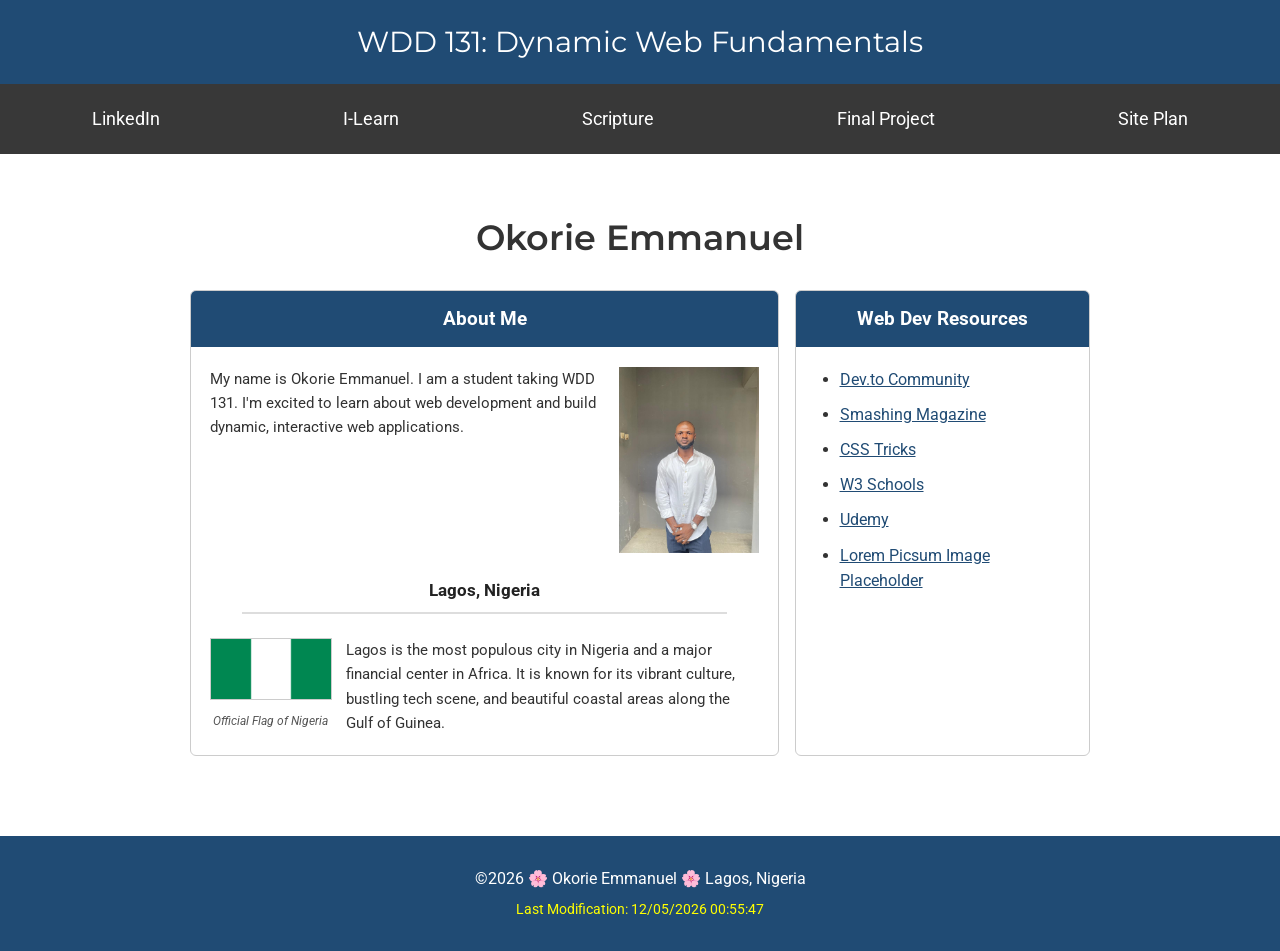
<file: index.html>
<!DOCTYPE html>
<html lang="en">
<head>
    <meta charset="UTF-8">
    <meta name="viewport" content="width=device-width, initial-scale=1.0">
    <title>WDD 131 – Dynamic Web Fundamentals – Okorie Emmanuel</title>
    <meta name="description" content="WDD 131 – Dynamic Web Fundamentals. Okorie Emmanuel. Web development fundamentals, HTML, CSS, JavaScript, and dynamic web pages.">
    <meta name="author" content="Okorie Emmanuel">
    <link rel="preconnect" href="https://fonts.googleapis.com">
    <link rel="preconnect" href="https://fonts.gstatic.com" crossorigin>
    <link href="https://fonts.googleapis.com/css2?family=Montserrat:wght@400;600&family=Roboto:wght@400;700&display=swap" rel="stylesheet">
    <link rel="stylesheet" href="styles/base.css">
    <script src="scripts/getdates.js" defer></script>
    <link rel="icon" href="data:image/svg+xml,<svg xmlns=%22http://www.w3.org/2000/svg%22 viewBox=%220 0 100 100%22><text y=%22.9em%22 font-size=%2290%22>🌐</text></svg>">
</head>
<body>
    <header>
        <div class="header-top">
            <span id="course-title">WDD 131: Dynamic Web Fundamentals</span>
        </div>
        <nav>
            <a href="https://www.linkedin.com/" target="_blank" rel="noopener noreferrer">LinkedIn</a>
            <a href="https://byupw.instructure.com/" target="_blank" rel="noopener noreferrer">I-Learn</a>
            <a href="https://www.churchofjesuschrist.org/study/scriptures/bofm/1-ne/3?lang=eng&id=p7#p7" target="_blank" rel="noopener noreferrer">Scripture</a>
            <a href="project/index.html">Final Project</a>
            <a href="project/siteplan.html">Site Plan</a>
        </nav>
    </header>

    <main>
        <h1>Okorie Emmanuel</h1>
        <div class="cards-container">
            <section class="card">
                <h2>About Me</h2>
                <div class="card-content about-me">
                    <div class="about-top">
                        <p>My name is Okorie Emmanuel. I am a student taking WDD 131. I'm excited to learn about web development and build dynamic, interactive web applications.</p>
                        <img src="images/propics2.jpeg" alt="Okorie Emmanuel Profile Picture" width="150" height="200">
                    </div>
                    
                    <h3 class="location-heading">Lagos, Nigeria</h3>
                    
                    <div class="about-bottom">
                        <figure>
                            <img src="images/nigeria-flag.png" alt="Flag of Nigeria" width="120" height="80">
                            <figcaption>Official Flag of Nigeria</figcaption>
                        </figure>
                        <p>Lagos is the most populous city in Nigeria and a major financial center in Africa. It is known for its vibrant culture, bustling tech scene, and beautiful coastal areas along the Gulf of Guinea.</p>
                    </div>
                </div>
            </section>
            
            <section class="card">
                <h2>Web Dev Resources</h2>
                <div class="card-content resources">
                    <ul>
                        <li><a href="https://dev.to/" target="_blank">Dev.to Community</a></li>
                        <li><a href="https://www.smashingmagazine.com/" target="_blank">Smashing Magazine</a></li>
                        <li><a href="https://css-tricks.com/" target="_blank">CSS Tricks</a></li>
                        <li><a href="https://www.w3schools.com/" target="_blank">W3 Schools</a></li>
                        <li><a href="https://www.udemy.com/" target="_blank">Udemy</a></li>
                        <li><a href="https://picsum.photos/" target="_blank">Lorem Picsum Image Placeholder</a></li>
                    </ul>
                </div>
            </section>
        </div>
    </main>

    <footer>
        <p>&copy;<span id="currentyear"></span> 🌸 Okorie Emmanuel 🌸 Lagos, Nigeria</p>
        <p id="lastModified"></p>
    </footer>
</body>
</html>
</file>
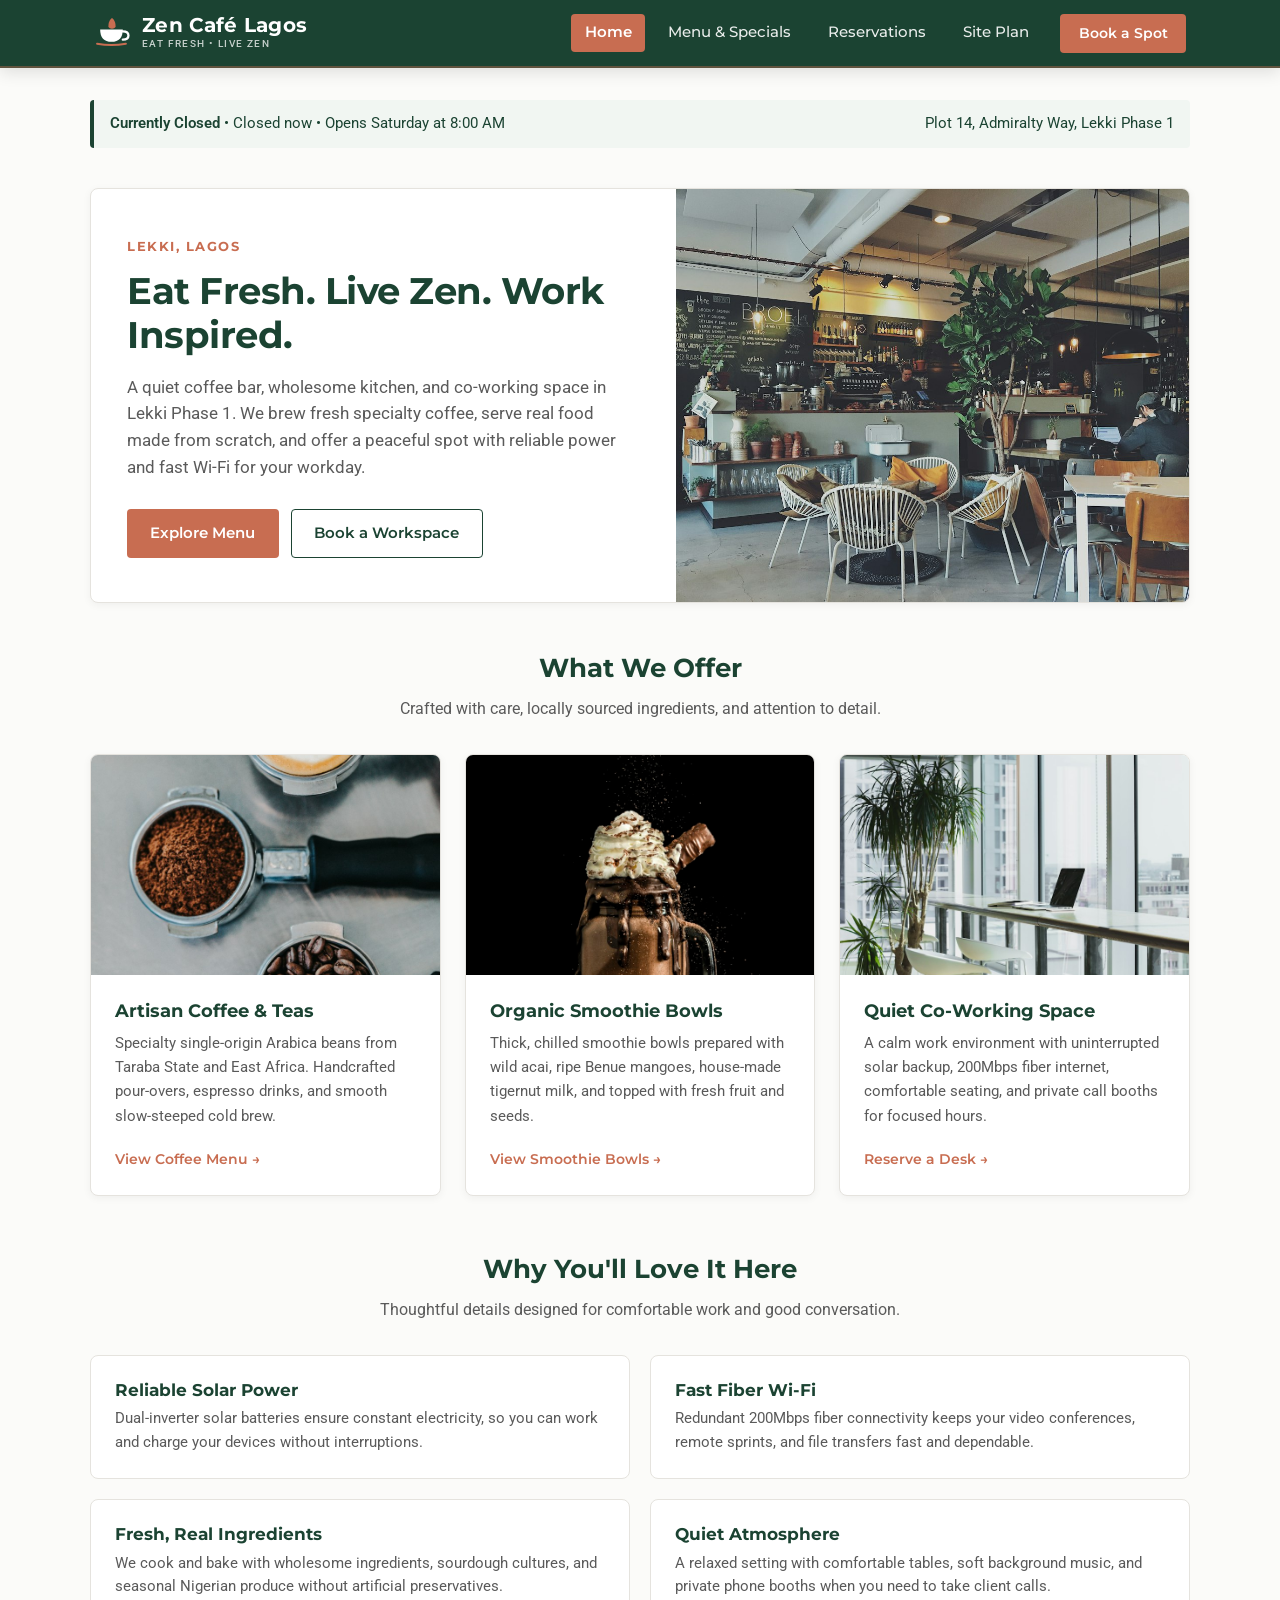
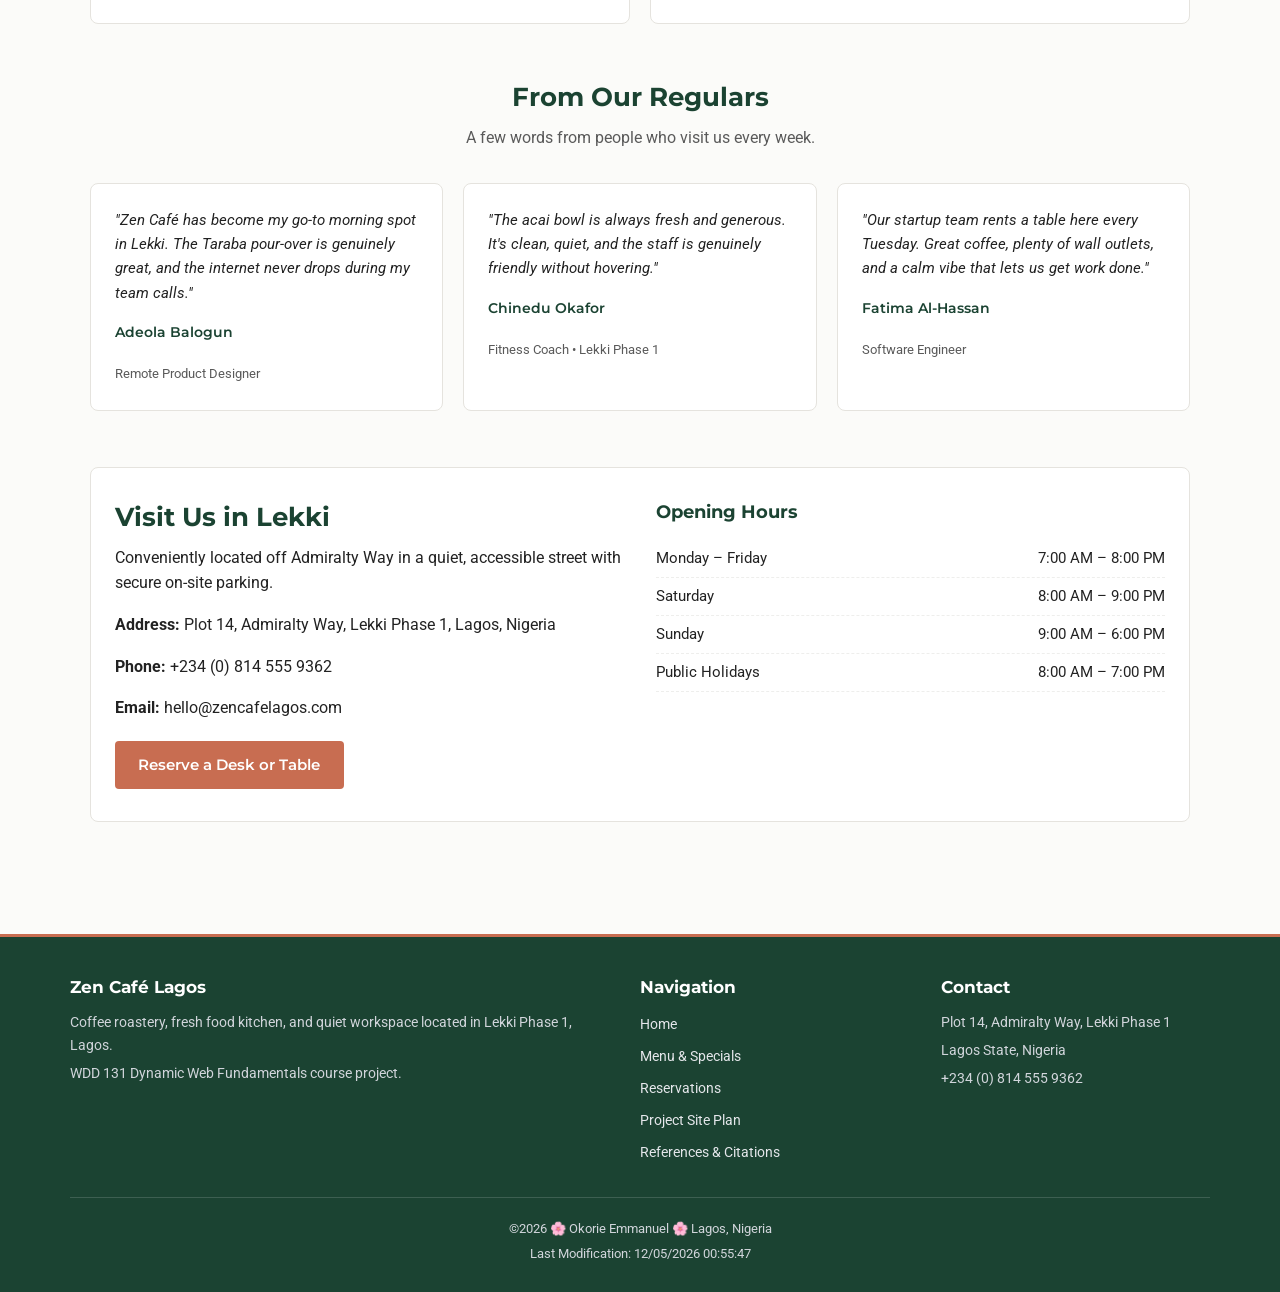
<file: project/index.html>
<!DOCTYPE html>
<html lang="en">
<head>
    <meta charset="UTF-8">
    <meta name="viewport" content="width=device-width, initial-scale=1.0">
    <title>Zen Café Lagos | Coffee, Fresh Food &amp; Co-Working in Lekki</title>
    <meta name="description" content="Zen Café Lagos in Lekki Phase 1: specialty single-origin coffee, fresh smoothie bowls, artisan sourdough, and a quiet solar-powered workspace.">
    <meta name="author" content="Okorie Emmanuel">
    <link rel="preconnect" href="https://fonts.googleapis.com">
    <link rel="preconnect" href="https://fonts.gstatic.com" crossorigin>
    <link href="https://fonts.googleapis.com/css2?family=Montserrat:wght@500;600;700&family=Roboto:wght@400;500;700&display=swap" rel="stylesheet">
    <link rel="stylesheet" href="styles/main.css">
    <link rel="icon" href="images/favicon.svg" type="image/svg+xml">
    <script src="scripts/main.js" defer></script>
</head>
<body>
    <a href="#main-content" class="skip-link">Skip to main content</a>

    <header>
        <div class="header-container">
            <a href="index.html" class="brand-wrapper" aria-label="Zen Café Lagos Home">
                <img src="images/logo-icon.svg" alt="Zen Café Logo Icon" class="brand-icon" width="38" height="38">
                <div class="brand-text">
                    <span class="brand-title">Zen Café Lagos</span>
                    <span class="brand-tagline">Eat Fresh &bull; Live Zen</span>
                </div>
            </a>

            <button type="button" class="hamburger-btn" id="hamburger-btn" aria-label="Toggle navigation menu" aria-expanded="false" aria-controls="primary-nav">
                <span></span>
                <span></span>
                <span></span>
            </button>

            <nav class="primary-nav" id="primary-nav" aria-label="Main Navigation">
                <ul class="nav-list">
                    <li><a href="index.html" class="nav-link active">Home</a></li>
                    <li><a href="menu.html" class="nav-link">Menu &amp; Specials</a></li>
                    <li><a href="reservations.html" class="nav-link">Reservations</a></li>
                    <li><a href="siteplan.html" class="nav-link">Site Plan</a></li>
                    <li><a href="reservations.html" class="btn-nav-reserve">Book a Spot</a></li>
                </ul>
            </nav>
        </div>
    </header>

    <main id="main-content">
        <!-- Operating Status Notice -->
        <div class="hours-notice" id="live-cafe-status" aria-live="polite">
            <span><strong>Hours:</strong> Open daily on Admiralty Way, Lekki Phase 1</span>
            <span>Checking live hours...</span>
        </div>

        <!-- Hero Section -->
        <section class="hero-section" aria-labelledby="hero-title">
            <div class="hero-content">
                <span class="hero-location-label">Lekki, Lagos</span>
                <h1 id="hero-title" class="hero-title">Eat Fresh. Live Zen. Work Inspired.</h1>
                <p class="hero-text">
                    A quiet coffee bar, wholesome kitchen, and co-working space in Lekki Phase 1. We brew fresh specialty coffee, serve real food made from scratch, and offer a peaceful spot with reliable power and fast Wi-Fi for your workday.
                </p>
                <div class="hero-buttons">
                    <a href="menu.html" class="btn btn-secondary">Explore Menu</a>
                    <a href="reservations.html" class="btn btn-outline">Book a Workspace</a>
                </div>
            </div>
            <div class="hero-media">
                <img src="images/hero-cafe.jpg" alt="Interior seating of Zen Café Lagos with natural daylight and wooden tables" width="1200" height="700">
            </div>
        </section>

        <!-- Offerings Section -->
        <section class="section-wrapper" aria-labelledby="offerings-title">
            <div class="section-title-area">
                <h2 id="offerings-title">What We Offer</h2>
                <p class="section-subtitle">Crafted with care, locally sourced ingredients, and attention to detail.</p>
            </div>

            <div class="offerings-grid">
                <article class="offering-card">
                    <img src="images/artisan-coffee.jpg" alt="Chemex pour-over coffee brewing on a wooden counter" loading="lazy" width="800" height="600">
                    <div class="offering-details">
                        <h3>Artisan Coffee &amp; Teas</h3>
                        <p>Specialty single-origin Arabica beans from Taraba State and East Africa. Handcrafted pour-overs, espresso drinks, and smooth slow-steeped cold brew.</p>
                        <a href="menu.html" class="offering-link">View Coffee Menu &rarr;</a>
                    </div>
                </article>

                <article class="offering-card">
                    <img src="images/smoothie-bowl.jpg" alt="Fresh acai smoothie bowl topped with sliced kiwi, banana, and berries" loading="lazy" width="800" height="600">
                    <div class="offering-details">
                        <h3>Organic Smoothie Bowls</h3>
                        <p>Thick, chilled smoothie bowls prepared with wild acai, ripe Benue mangoes, house-made tigernut milk, and topped with fresh fruit and seeds.</p>
                        <a href="menu.html" class="offering-link">View Smoothie Bowls &rarr;</a>
                    </div>
                </article>

                <article class="offering-card">
                    <img src="images/coworking-space.jpg" alt="Clean modern co-working desk with natural daylight" loading="lazy" width="800" height="600">
                    <div class="offering-details">
                        <h3>Quiet Co-Working Space</h3>
                        <p>A calm work environment with uninterrupted solar backup, 200Mbps fiber internet, comfortable seating, and private call booths for focused hours.</p>
                        <a href="reservations.html" class="offering-link">Reserve a Desk &rarr;</a>
                    </div>
                </article>
            </div>
        </section>

        <!-- Café Amenities -->
        <section class="section-wrapper" aria-labelledby="amenities-title">
            <div class="section-title-area">
                <h2 id="amenities-title">Why You'll Love It Here</h2>
                <p class="section-subtitle">Thoughtful details designed for comfortable work and good conversation.</p>
            </div>

            <div class="amenities-grid">
                <div class="amenity-card">
                    <h3>Reliable Solar Power</h3>
                    <p>Dual-inverter solar batteries ensure constant electricity, so you can work and charge your devices without interruptions.</p>
                </div>

                <div class="amenity-card">
                    <h3>Fast Fiber Wi-Fi</h3>
                    <p>Redundant 200Mbps fiber connectivity keeps your video conferences, remote sprints, and file transfers fast and dependable.</p>
                </div>

                <div class="amenity-card">
                    <h3>Fresh, Real Ingredients</h3>
                    <p>We cook and bake with wholesome ingredients, sourdough cultures, and seasonal Nigerian produce without artificial preservatives.</p>
                </div>

                <div class="amenity-card">
                    <h3>Quiet Atmosphere</h3>
                    <p>A relaxed setting with comfortable tables, soft background music, and private phone booths when you need to take client calls.</p>
                </div>
            </div>
        </section>

        <!-- Community Reviews -->
        <section class="section-wrapper" aria-labelledby="reviews-title">
            <div class="section-title-area">
                <h2 id="reviews-title">From Our Regulars</h2>
                <p class="section-subtitle">A few words from people who visit us every week.</p>
            </div>

            <div class="reviews-grid">
                <article class="review-item">
                    <p class="review-text">"Zen Café has become my go-to morning spot in Lekki. The Taraba pour-over is genuinely great, and the internet never drops during my team calls."</p>
                    <p class="review-author">Adeola Balogun</p>
                    <span class="review-role">Remote Product Designer</span>
                </article>

                <article class="review-item">
                    <p class="review-text">"The acai bowl is always fresh and generous. It's clean, quiet, and the staff is genuinely friendly without hovering."</p>
                    <p class="review-author">Chinedu Okafor</p>
                    <span class="review-role">Fitness Coach &bull; Lekki Phase 1</span>
                </article>

                <article class="review-item">
                    <p class="review-text">"Our startup team rents a table here every Tuesday. Great coffee, plenty of wall outlets, and a calm vibe that lets us get work done."</p>
                    <p class="review-author">Fatima Al-Hassan</p>
                    <span class="review-role">Software Engineer</span>
                </article>
            </div>
        </section>

        <!-- Location & Hours Box -->
        <section class="section-wrapper" aria-labelledby="location-title">
            <div class="location-hours-box">
                <div class="location-col">
                    <h2 id="location-title">Visit Us in Lekki</h2>
                    <p>Conveniently located off Admiralty Way in a quiet, accessible street with secure on-site parking.</p>
                    <p><strong>Address:</strong> Plot 14, Admiralty Way, Lekki Phase 1, Lagos, Nigeria</p>
                    <p><strong>Phone:</strong> +234 (0) 814 555 9362</p>
                    <p><strong>Email:</strong> hello@zencafelagos.com</p>
                    <div style="margin-top: 1.25rem;">
                        <a href="reservations.html" class="btn btn-secondary">Reserve a Desk or Table</a>
                    </div>
                </div>

                <div class="hours-col">
                    <h3>Opening Hours</h3>
                    <ul class="hours-list">
                        <li><span>Monday &ndash; Friday</span> <span>7:00 AM &ndash; 8:00 PM</span></li>
                        <li><span>Saturday</span> <span>8:00 AM &ndash; 9:00 PM</span></li>
                        <li><span>Sunday</span> <span>9:00 AM &ndash; 6:00 PM</span></li>
                        <li><span>Public Holidays</span> <span>8:00 AM &ndash; 7:00 PM</span></li>
                    </ul>
                </div>
            </div>
        </section>
    </main>

    <footer>
        <div class="footer-inner">
            <div class="footer-col">
                <h3>Zen Café Lagos</h3>
                <p>Coffee roastery, fresh food kitchen, and quiet workspace located in Lekki Phase 1, Lagos.</p>
                <p>WDD 131 Dynamic Web Fundamentals course project.</p>
            </div>

            <div class="footer-col">
                <h3>Navigation</h3>
                <ul>
                    <li><a href="index.html">Home</a></li>
                    <li><a href="menu.html">Menu &amp; Specials</a></li>
                    <li><a href="reservations.html">Reservations</a></li>
                    <li><a href="siteplan.html">Project Site Plan</a></li>
                    <li><a href="references.html">References &amp; Citations</a></li>
                </ul>
            </div>

            <div class="footer-col">
                <h3>Contact</h3>
                <p>Plot 14, Admiralty Way, Lekki Phase 1</p>
                <p>Lagos State, Nigeria</p>
                <p>+234 (0) 814 555 9362</p>
            </div>
        </div>

        <div class="footer-meta">
            <p>&copy;<span id="currentyear"></span> 🌸 Okorie Emmanuel 🌸 Lagos, Nigeria</p>
            <p id="lastModified"></p>
        </div>
    </footer>
</body>
</html>
</file>
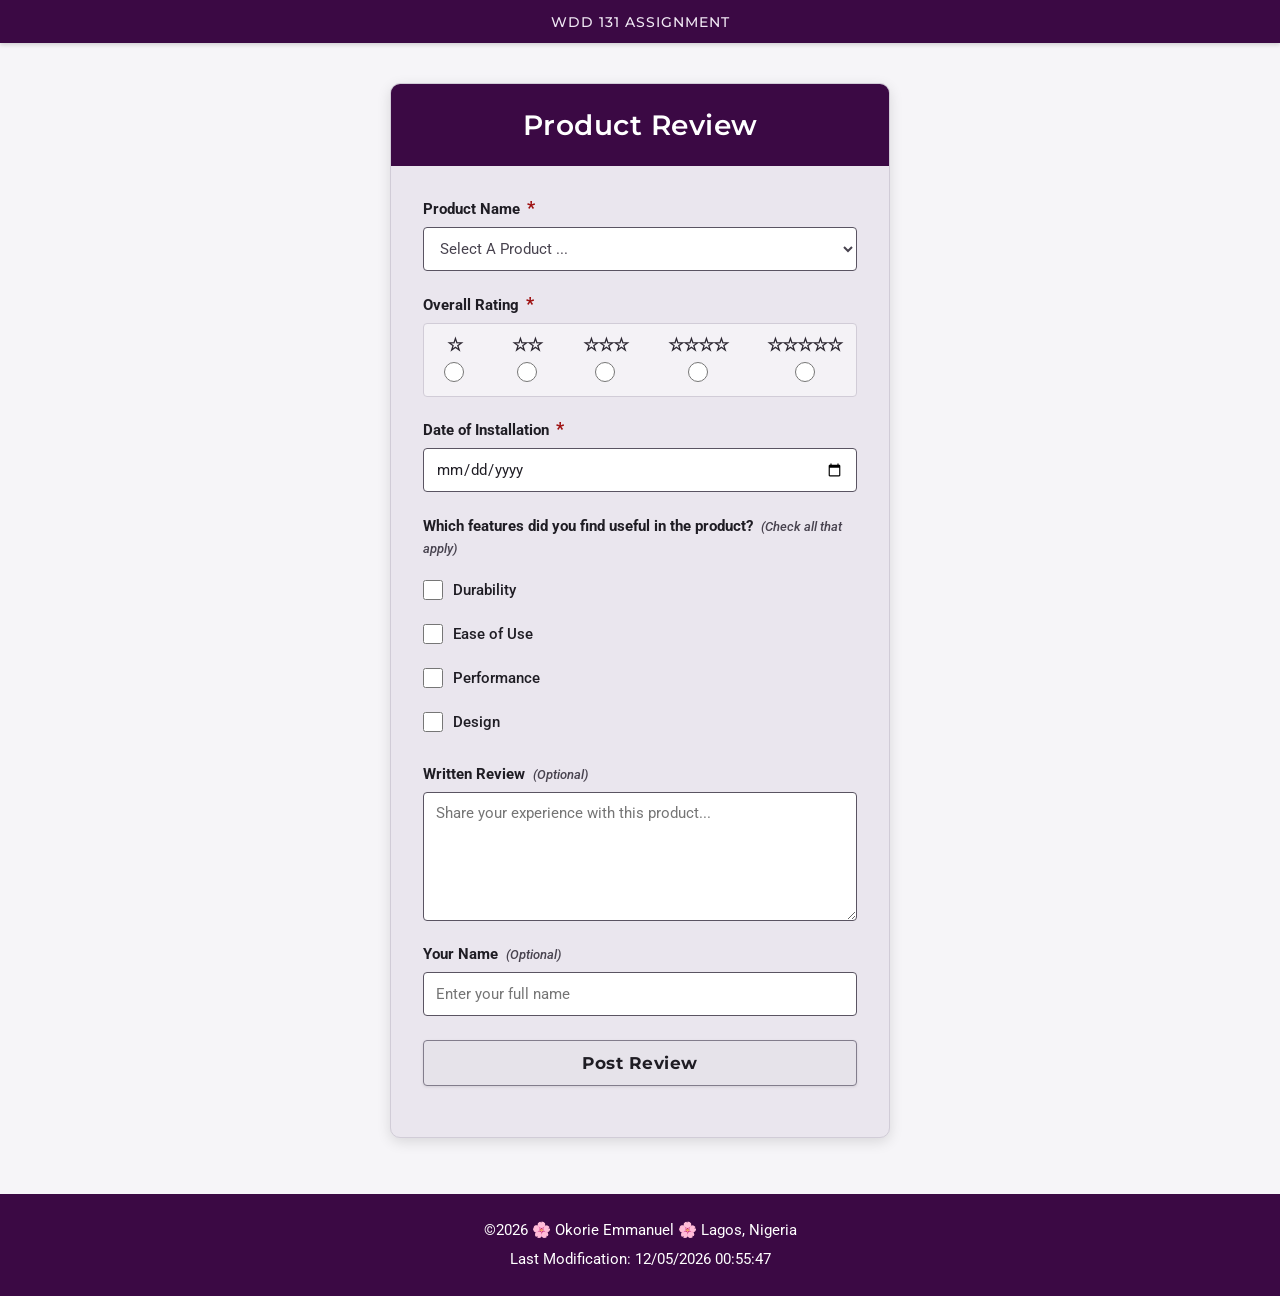
<file: form.html>
<!DOCTYPE html>
<html lang="en">
<head>
    <meta charset="UTF-8">
    <meta name="viewport" content="width=device-width, initial-scale=1.0">
    <title>Product Review Form | WDD 131</title>
    <meta name="description" content="Product Review Form for WDD 131 by Okorie Emmanuel. Submit product feedback with dynamic ratings, feature checks, and submission tracking.">
    <meta name="author" content="Okorie Emmanuel">
    <link rel="preconnect" href="https://fonts.googleapis.com">
    <link rel="preconnect" href="https://fonts.gstatic.com" crossorigin>
    <link href="https://fonts.googleapis.com/css2?family=Montserrat:wght@500;600;700&family=Roboto:wght@400;500;700&display=swap" rel="stylesheet">
    <link rel="stylesheet" href="styles/form.css">
    <script src="scripts/form.js" defer></script>
</head>
<body>
    <header>
        <div class="header-container">
            <span class="site-tag">WDD 131 Assignment</span>
        </div>
    </header>

    <main>
        <div class="form-card">
            <div class="form-header">
                <h1>Product Review</h1>
            </div>

            <form method="get" action="review.html" class="review-form">
                <!-- Product Name Selection -->
                <div class="form-group">
                    <label for="product-select">Product Name <span class="required-indicator" title="Required field">*</span></label>
                    <select id="product-select" name="product-name" required>
                        <option value="" disabled selected>Select a Product ...</option>
                    </select>
                </div>

                <!-- Overall Rating -->
                <fieldset class="form-group rating-fieldset">
                    <legend>Overall Rating <span class="required-indicator" title="Required field">*</span></legend>
                    <div class="rating-group">
                        <label for="rating-1" class="rating-option">
                            <span class="star-display" aria-hidden="true">&star;</span>
                            <input type="radio" id="rating-1" name="rating" value="1" required>
                            <span class="sr-only">1 Star</span>
                        </label>
                        <label for="rating-2" class="rating-option">
                            <span class="star-display" aria-hidden="true">&star;&star;</span>
                            <input type="radio" id="rating-2" name="rating" value="2" required>
                            <span class="sr-only">2 Stars</span>
                        </label>
                        <label for="rating-3" class="rating-option">
                            <span class="star-display" aria-hidden="true">&star;&star;&star;</span>
                            <input type="radio" id="rating-3" name="rating" value="3" required>
                            <span class="sr-only">3 Stars</span>
                        </label>
                        <label for="rating-4" class="rating-option">
                            <span class="star-display" aria-hidden="true">&star;&star;&star;&star;</span>
                            <input type="radio" id="rating-4" name="rating" value="4" required>
                            <span class="sr-only">4 Stars</span>
                        </label>
                        <label for="rating-5" class="rating-option">
                            <span class="star-display" aria-hidden="true">&star;&star;&star;&star;&star;</span>
                            <input type="radio" id="rating-5" name="rating" value="5" required>
                            <span class="sr-only">5 Stars</span>
                        </label>
                    </div>
                </fieldset>

                <!-- Date of Installation -->
                <div class="form-group">
                    <label for="install-date">Date of Installation <span class="required-indicator" title="Required field">*</span></label>
                    <input type="date" id="install-date" name="install-date" required>
                </div>

                <!-- Useful Features -->
                <fieldset class="form-group features-fieldset">
                    <legend>Which features did you find useful in the product? <span class="subtext">(Check all that apply)</span></legend>
                    <div class="checkbox-group">
                        <div class="checkbox-option">
                            <input type="checkbox" id="feature-durability" name="features" value="durability">
                            <label for="feature-durability">Durability</label>
                        </div>
                        <div class="checkbox-option">
                            <input type="checkbox" id="feature-ease" name="features" value="ease-of-use">
                            <label for="feature-ease">Ease of Use</label>
                        </div>
                        <div class="checkbox-option">
                            <input type="checkbox" id="feature-performance" name="features" value="performance">
                            <label for="feature-performance">Performance</label>
                        </div>
                        <div class="checkbox-option">
                            <input type="checkbox" id="feature-design" name="features" value="design">
                            <label for="feature-design">Design</label>
                        </div>
                    </div>
                </fieldset>

                <!-- Written Review -->
                <div class="form-group">
                    <label for="written-review">Written Review <span class="optional-indicator">(Optional)</span></label>
                    <textarea id="written-review" name="written-review" rows="5" placeholder="Share your experience with this product..."></textarea>
                </div>

                <!-- User Name -->
                <div class="form-group">
                    <label for="user-name">Your Name <span class="optional-indicator">(Optional)</span></label>
                    <input type="text" id="user-name" name="user-name" autocomplete="name" placeholder="Enter your full name">
                </div>

                <!-- Submit Button -->
                <div class="form-group submit-group">
                    <input type="submit" id="submit-review" value="Post Review">
                </div>
            </form>
        </div>
    </main>

    <footer>
        <p>&copy;<span id="currentyear"></span> 🌸 Okorie Emmanuel 🌸 Lagos, Nigeria</p>
        <p id="lastModified"></p>
    </footer>
</body>
</html>
</file>
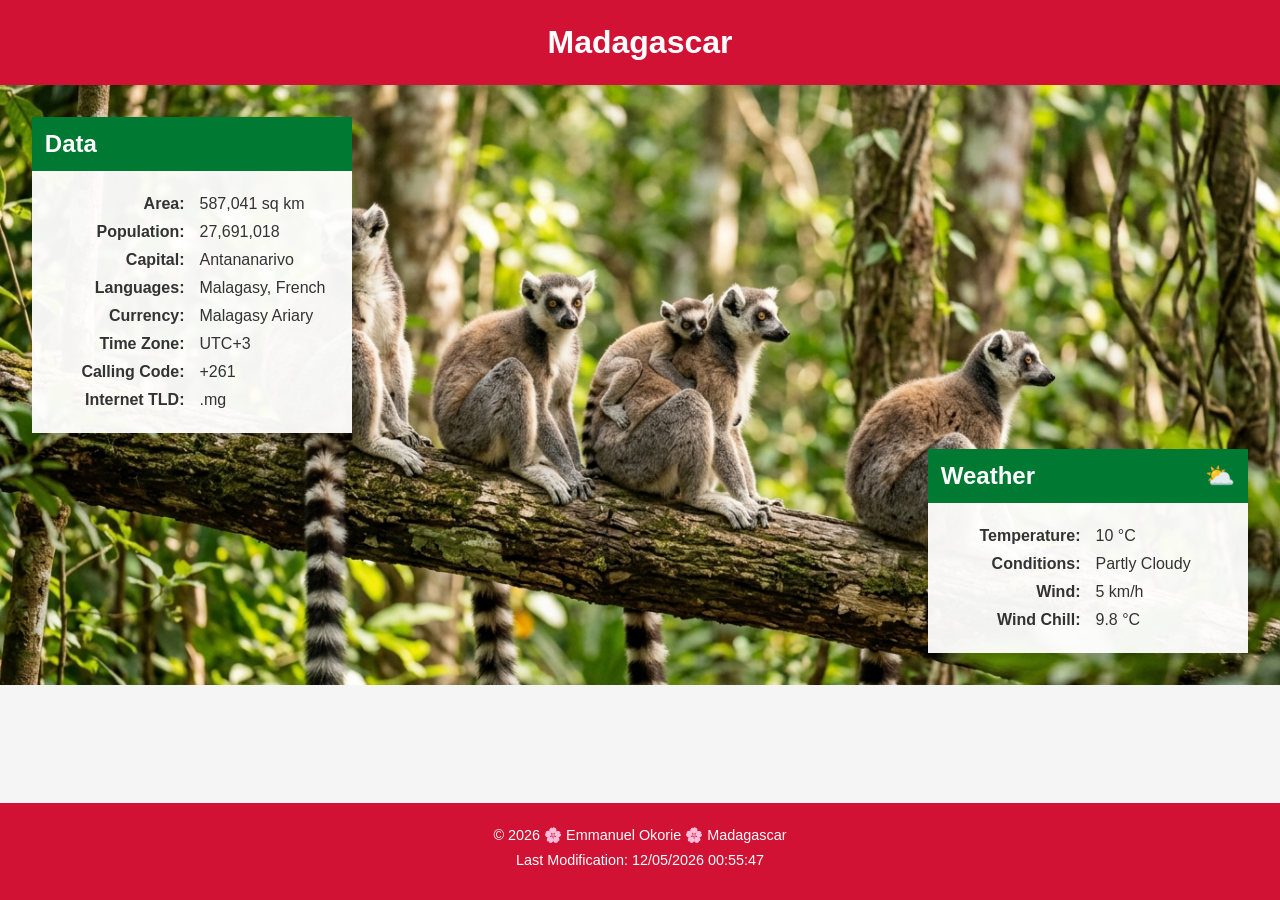
<file: place.html>
<!DOCTYPE html>
<html lang="en">
<head>
    <meta charset="UTF-8">
    <meta name="viewport" content="width=device-width, initial-scale=1.0">
    <title>WDD 131 - Country Page - Madagascar</title>
    <meta name="description" content="Country page about Madagascar for WDD 131">
    <meta name="author" content="Emmanuel Okorie">
    <link rel="stylesheet" href="styles/place.css">
    <script src="scripts/place.js" defer></script>
</head>
<body>
    <header>
        <h1>Madagascar</h1>
    </header>
    <main>
        <picture class="hero-img">
            <source srcset="images/madagascar-large.webp" media="(min-width: 768px)">
            <img src="images/madagascar-small.webp" alt="Lemurs in Madagascar" width="500" height="750">
        </picture>
        <section class="card data-card">
            <h2>Data</h2>
            <div class="info-container">
                <span class="label">Area:</span> <span class="value">587,041 sq km</span>
                <span class="label">Population:</span> <span class="value">27,691,018</span>
                <span class="label">Capital:</span> <span class="value">Antananarivo</span>
                <span class="label">Languages:</span> <span class="value">Malagasy, French</span>
                <span class="label">Currency:</span> <span class="value">Malagasy Ariary</span>
                <span class="label">Time Zone:</span> <span class="value">UTC+3</span>
                <span class="label">Calling Code:</span> <span class="value">+261</span>
                <span class="label">Internet TLD:</span> <span class="value">.mg</span>
            </div>
        </section>
        
        <section class="card weather-card">
            <h2>Weather</h2>
            <div class="weather-icon-container">
                <svg class="weather-icon" xmlns="http://www.w3.org/2000/svg" height="64" viewBox="0 0 24 24" width="64" fill="#007a33"><path d="M0 0h24v24H0V0z" fill="none"/><path d="M19.35 10.04C18.67 6.59 15.64 4 12 4 9.11 4 6.6 5.64 5.36 8.04 2.34 8.36 0 10.91 0 14c0 3.31 2.69 6 6 6h13c2.76 0 5-2.24 5-5 0-2.64-2.05-4.78-4.65-4.96zM19 18H6c-2.21 0-4-1.79-4-4s1.79-4 4-4h.71C7.37 7.69 9.48 6 12 6c3.04 0 5.5 2.46 5.5 5.5v.5H19c1.66 0 3 1.34 3 3s-1.34 3-3 3z"/></svg>
            </div>
            <div class="info-container">
                <span class="label">Temperature:</span> <span class="value"><span id="temperature">10</span> &deg;C</span>
                <span class="label">Conditions:</span> <span class="value">Partly Cloudy</span>
                <span class="label">Wind:</span> <span class="value"><span id="windSpeed">5</span> km/h</span>
                <span class="label">Wind Chill:</span> <span class="value"><span id="windChill"></span></span>
            </div>
        </section>
    </main>
    <footer>
        <p>&copy; <span id="currentYear"></span> &#127800; Emmanuel Okorie &#127800; Madagascar</p>
        <p>Last Modification: <span id="lastModified"></span></p>
    </footer>
</body>
</html>
</file>
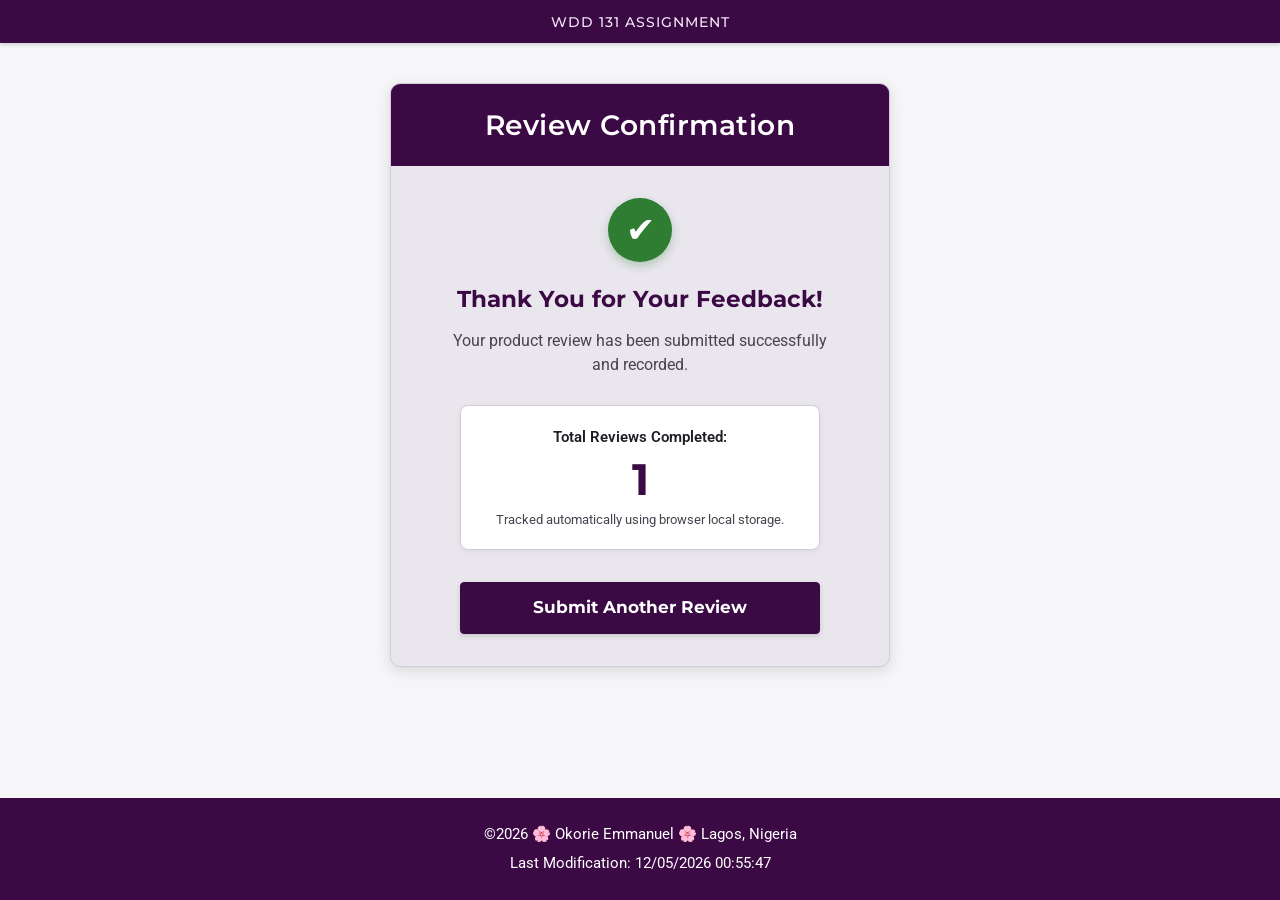
<file: review.html>
<!DOCTYPE html>
<html lang="en">
<head>
    <meta charset="UTF-8">
    <meta name="viewport" content="width=device-width, initial-scale=1.0">
    <title>Review Confirmation | WDD 131</title>
    <meta name="description" content="Confirmation page for the Product Review Form submission in WDD 131 by Okorie Emmanuel. Features submission count tracking using localStorage.">
    <meta name="author" content="Okorie Emmanuel">
    <link rel="preconnect" href="https://fonts.googleapis.com">
    <link rel="preconnect" href="https://fonts.gstatic.com" crossorigin>
    <link href="https://fonts.googleapis.com/css2?family=Montserrat:wght@500;600;700&family=Roboto:wght@400;500;700&display=swap" rel="stylesheet">
    <link rel="stylesheet" href="styles/form.css">
    <script src="scripts/review.js" defer></script>
</head>
<body>
    <header>
        <div class="header-container">
            <span class="site-tag">WDD 131 Assignment</span>
        </div>
    </header>

    <main>
        <div class="form-card confirmation-card">
            <div class="form-header">
                <h1>Review Confirmation</h1>
            </div>

            <div class="confirmation-content">
                <div class="success-icon" aria-hidden="true">&#10004;</div>
                <h2>Thank You for Your Feedback!</h2>
                <p class="confirmation-message">Your product review has been submitted successfully and recorded.</p>
                
                <div class="counter-container">
                    <p class="counter-label">Total Reviews Completed:</p>
                    <div class="counter-display">
                        <span id="review-count" class="counter-number">0</span>
                    </div>
                    <p class="counter-subtext">Tracked automatically using browser local storage.</p>
                </div>

                <div class="action-container">
                    <a href="form.html" class="action-button">Submit Another Review</a>
                </div>
            </div>
        </div>
    </main>

    <footer>
        <p>&copy;<span id="currentyear"></span> 🌸 Okorie Emmanuel 🌸 Lagos, Nigeria</p>
        <p id="lastModified"></p>
    </footer>
</body>
</html>
</file>
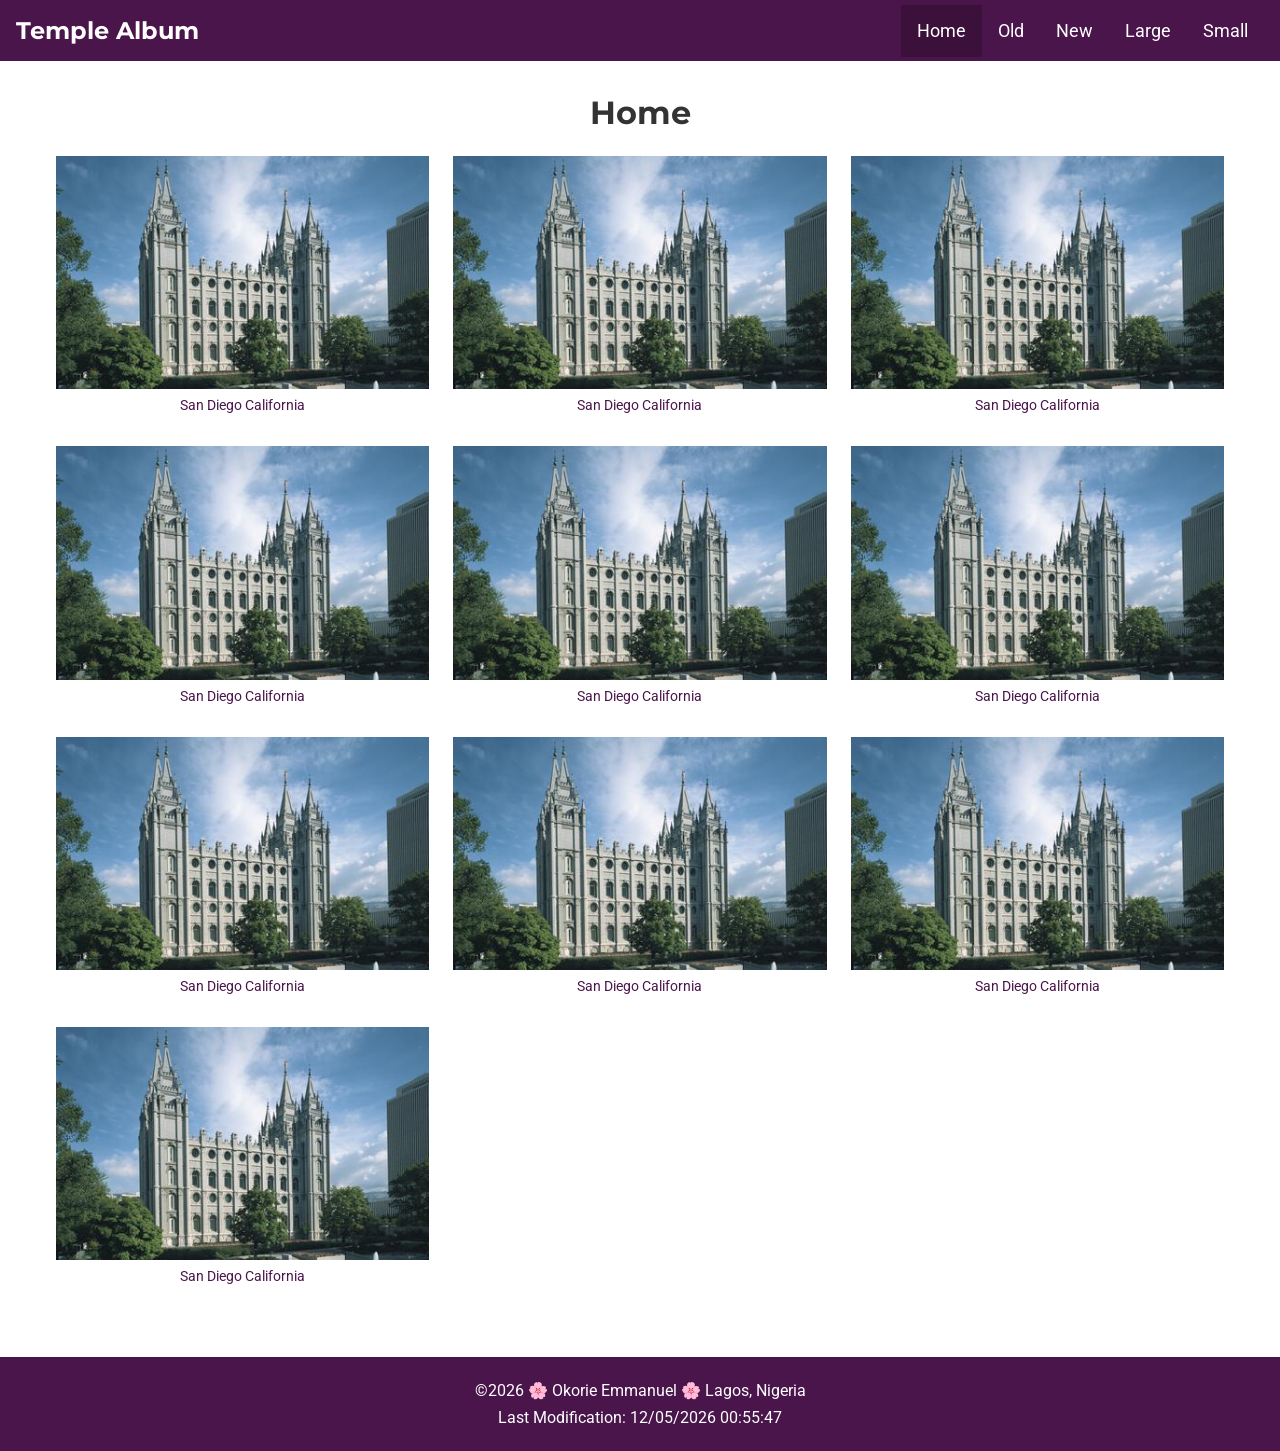
<file: temples.html>
<!DOCTYPE html>
<html lang="en">
<head>
    <meta charset="UTF-8">
    <meta name="viewport" content="width=device-width, initial-scale=1.0">
    <title>WDD 131 - Temple Album</title>
    <meta name="description" content="Temple Album for WDD 131. Okorie Emmanuel. Mobile responsive page featuring various temples.">
    <meta name="author" content="Okorie Emmanuel">
    <link rel="preconnect" href="https://fonts.googleapis.com">
    <link rel="preconnect" href="https://fonts.gstatic.com" crossorigin>
    <link href="https://fonts.googleapis.com/css2?family=Montserrat:wght@400;600&family=Roboto:wght@400;700&display=swap" rel="stylesheet">
    <link rel="stylesheet" href="styles/temples.css">
    <link rel="stylesheet" href="styles/temples-large.css" media="screen and (min-width: 600px)">
    <script src="scripts/temples.js" defer></script>
</head>
<body>
    <header>
        <div class="header-top">
            <span class="site-title">Temple Album</span>
            <button id="menu-button" aria-label="Toggle Menu"></button>
        </div>
        <nav>
            <ul>
                <li><a href="#" class="active">Home</a></li>
                <li><a href="#">Old</a></li>
                <li><a href="#">New</a></li>
                <li><a href="#">Large</a></li>
                <li><a href="#">Small</a></li>
            </ul>
        </nav>
    </header>

    <main>
        <h1>Home</h1>
        <div class="gallery">
            <figure>
                <img src="images/temple.jpg" alt="San Diego California Temple" width="400" height="250" loading="lazy">
                <figcaption>San Diego California</figcaption>
            </figure>
            <figure>
                <img src="images/temple.jpg" alt="San Diego California Temple" width="400" height="250" loading="lazy">
                <figcaption>San Diego California</figcaption>
            </figure>
            <figure>
                <img src="images/temple.jpg" alt="San Diego California Temple" width="400" height="250" loading="lazy">
                <figcaption>San Diego California</figcaption>
            </figure>
            <figure>
                <img src="images/temple.jpg" alt="San Diego California Temple" width="400" height="250" loading="lazy">
                <figcaption>San Diego California</figcaption>
            </figure>
            <figure>
                <img src="images/temple.jpg" alt="San Diego California Temple" width="400" height="250" loading="lazy">
                <figcaption>San Diego California</figcaption>
            </figure>
            <figure>
                <img src="images/temple.jpg" alt="San Diego California Temple" width="400" height="250" loading="lazy">
                <figcaption>San Diego California</figcaption>
            </figure>
            <figure>
                <img src="images/temple.jpg" alt="San Diego California Temple" width="400" height="250" loading="lazy">
                <figcaption>San Diego California</figcaption>
            </figure>
            <figure>
                <img src="images/temple.jpg" alt="San Diego California Temple" width="400" height="250" loading="lazy">
                <figcaption>San Diego California</figcaption>
            </figure>
            <figure>
                <img src="images/temple.jpg" alt="San Diego California Temple" width="400" height="250" loading="lazy">
                <figcaption>San Diego California</figcaption>
            </figure>
            <figure>
                <img src="images/temple.jpg" alt="San Diego California Temple" width="400" height="250" loading="lazy">
                <figcaption>San Diego California</figcaption>
            </figure>
        </div>
    </main>

    <footer>
        <p>&copy;<span id="currentyear"></span> 🌸 Okorie Emmanuel 🌸 Lagos, Nigeria</p>
        <p id="lastModified"></p>
    </footer>
</body>
</html>
</file>
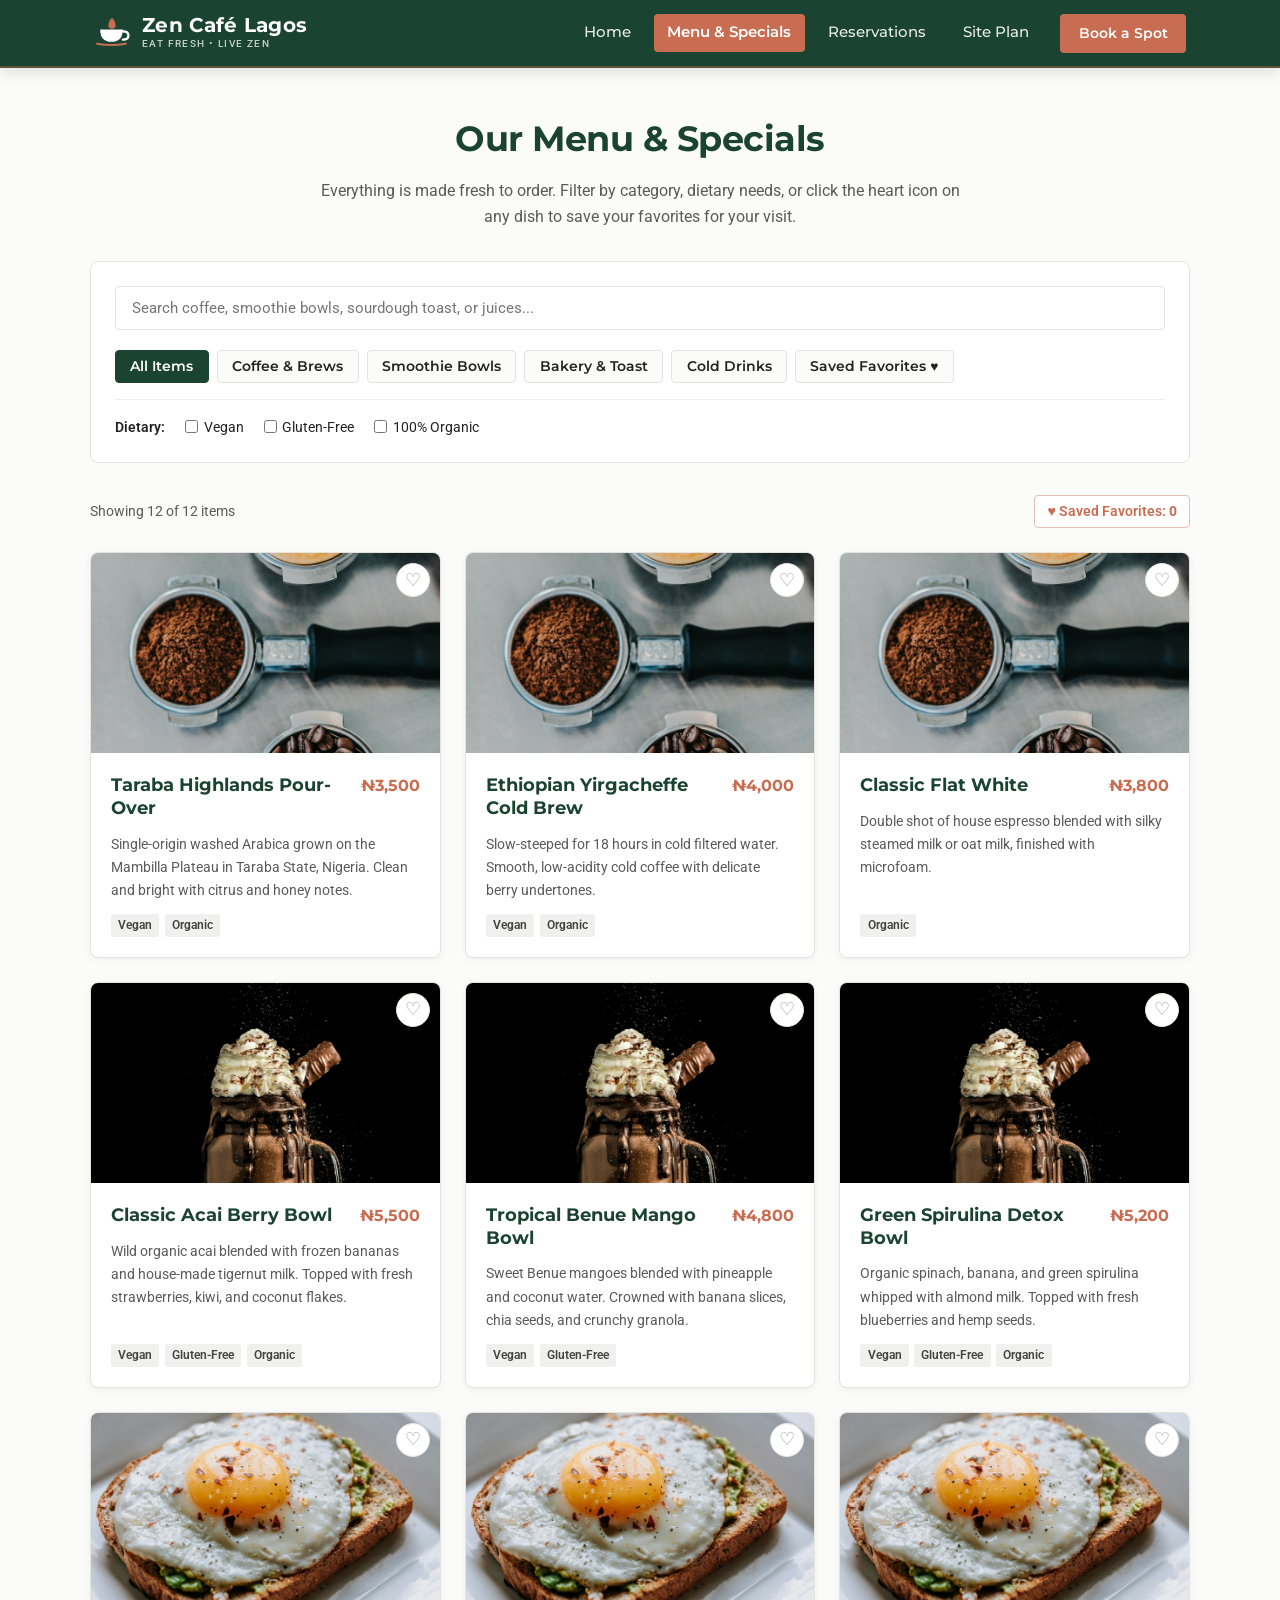
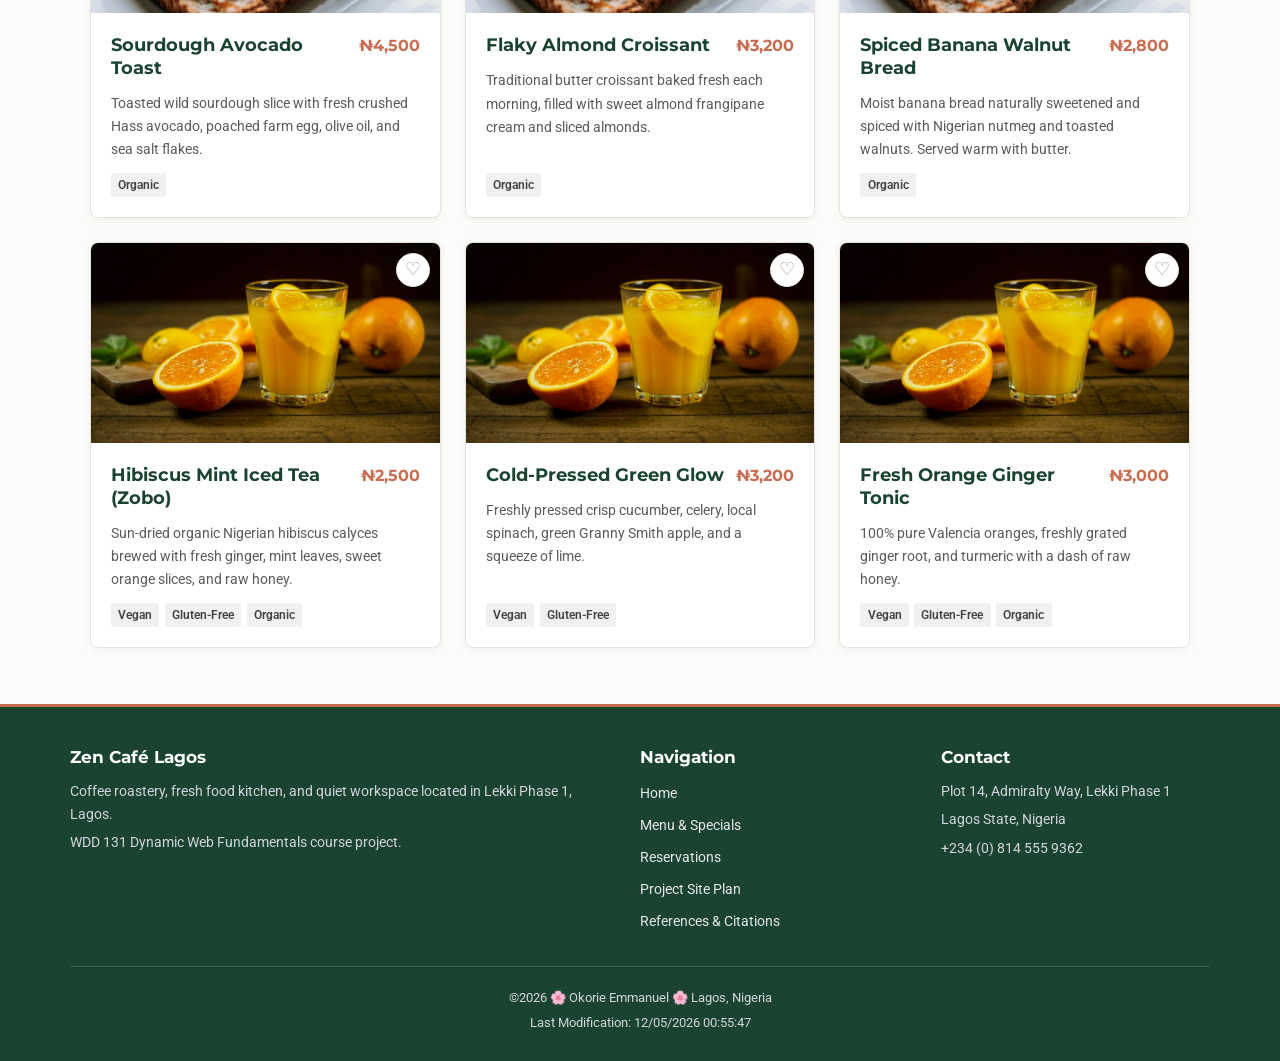
<file: project/menu.html>
<!DOCTYPE html>
<html lang="en">
<head>
    <meta charset="UTF-8">
    <meta name="viewport" content="width=device-width, initial-scale=1.0">
    <title>Menu &amp; Specials | Zen Café Lagos</title>
    <meta name="description" content="Explore our menu of specialty pour-over coffee, fresh acai smoothie bowls, sourdough toasts, and cold-pressed drinks in Lekki Phase 1.">
    <meta name="author" content="Okorie Emmanuel">
    <link rel="preconnect" href="https://fonts.googleapis.com">
    <link rel="preconnect" href="https://fonts.gstatic.com" crossorigin>
    <link href="https://fonts.googleapis.com/css2?family=Montserrat:wght@500;600;700&family=Roboto:wght@400;500;700&display=swap" rel="stylesheet">
    <link rel="stylesheet" href="styles/main.css">
    <link rel="icon" href="images/favicon.svg" type="image/svg+xml">
    <script src="scripts/main.js" defer></script>
    <script src="scripts/menu.js" defer></script>
</head>
<body>
    <a href="#main-content" class="skip-link">Skip to main content</a>

    <header>
        <div class="header-container">
            <a href="index.html" class="brand-wrapper" aria-label="Zen Café Lagos Home">
                <img src="images/logo-icon.svg" alt="Zen Café Logo Icon" class="brand-icon" width="38" height="38">
                <div class="brand-text">
                    <span class="brand-title">Zen Café Lagos</span>
                    <span class="brand-tagline">Eat Fresh &bull; Live Zen</span>
                </div>
            </a>

            <button type="button" class="hamburger-btn" id="hamburger-btn" aria-label="Toggle navigation menu" aria-expanded="false" aria-controls="primary-nav">
                <span></span>
                <span></span>
                <span></span>
            </button>

            <nav class="primary-nav" id="primary-nav" aria-label="Main Navigation">
                <ul class="nav-list">
                    <li><a href="index.html" class="nav-link">Home</a></li>
                    <li><a href="menu.html" class="nav-link active">Menu &amp; Specials</a></li>
                    <li><a href="reservations.html" class="nav-link">Reservations</a></li>
                    <li><a href="siteplan.html" class="nav-link">Site Plan</a></li>
                    <li><a href="reservations.html" class="btn-nav-reserve">Book a Spot</a></li>
                </ul>
            </nav>
        </div>
    </header>

    <main id="main-content">
        <div class="section-title-area" style="margin-top: 1rem;">
            <h1>Our Menu &amp; Specials</h1>
            <p class="section-subtitle">
                Everything is made fresh to order. Filter by category, dietary needs, or click the heart icon on any dish to save your favorites for your visit.
            </p>
        </div>

        <!-- Filter and Search Controls -->
        <section class="menu-filter-panel" aria-label="Filter and Search Menu">
            <input type="search" id="menu-search" class="search-field" placeholder="Search coffee, smoothie bowls, sourdough toast, or juices..." aria-label="Search menu items">

            <div class="category-tabs" role="group" aria-label="Menu Categories">
                <button type="button" class="category-btn active" data-category="all">All Items</button>
                <button type="button" class="category-btn" data-category="coffee">Coffee &amp; Brews</button>
                <button type="button" class="category-btn" data-category="smoothie">Smoothie Bowls</button>
                <button type="button" class="category-btn" data-category="bakery">Bakery &amp; Toast</button>
                <button type="button" class="category-btn" data-category="juice">Cold Drinks</button>
                <button type="button" class="category-btn" data-category="favorites">Saved Favorites &hearts;</button>
            </div>

            <div class="dietary-options">
                <span style="font-weight: 600;">Dietary:</span>
                <label>
                    <input type="checkbox" class="dietary-checkbox" value="vegan"> Vegan
                </label>
                <label>
                    <input type="checkbox" class="dietary-checkbox" value="gf"> Gluten-Free
                </label>
                <label>
                    <input type="checkbox" class="dietary-checkbox" value="organic"> 100% Organic
                </label>
            </div>
        </section>

        <!-- Stats Bar -->
        <div class="menu-summary-bar">
            <span id="showing-count">Loading menu...</span>
            <span class="favorites-pill">&hearts; Saved Favorites: <strong id="fav-count">0</strong></span>
        </div>

        <!-- Dynamic Menu Cards Container -->
        <section class="menu-items-grid" id="menu-grid" aria-live="polite" aria-label="Menu Items List">
            <!-- Populated dynamically via menu.js -->
        </section>
    </main>

    <footer>
        <div class="footer-inner">
            <div class="footer-col">
                <h3>Zen Café Lagos</h3>
                <p>Coffee roastery, fresh food kitchen, and quiet workspace located in Lekki Phase 1, Lagos.</p>
                <p>WDD 131 Dynamic Web Fundamentals course project.</p>
            </div>

            <div class="footer-col">
                <h3>Navigation</h3>
                <ul>
                    <li><a href="index.html">Home</a></li>
                    <li><a href="menu.html">Menu &amp; Specials</a></li>
                    <li><a href="reservations.html">Reservations</a></li>
                    <li><a href="siteplan.html">Project Site Plan</a></li>
                    <li><a href="references.html">References &amp; Citations</a></li>
                </ul>
            </div>

            <div class="footer-col">
                <h3>Contact</h3>
                <p>Plot 14, Admiralty Way, Lekki Phase 1</p>
                <p>Lagos State, Nigeria</p>
                <p>+234 (0) 814 555 9362</p>
            </div>
        </div>

        <div class="footer-meta">
            <p>&copy;<span id="currentyear"></span> 🌸 Okorie Emmanuel 🌸 Lagos, Nigeria</p>
            <p id="lastModified"></p>
        </div>
    </footer>
</body>
</html>
</file>
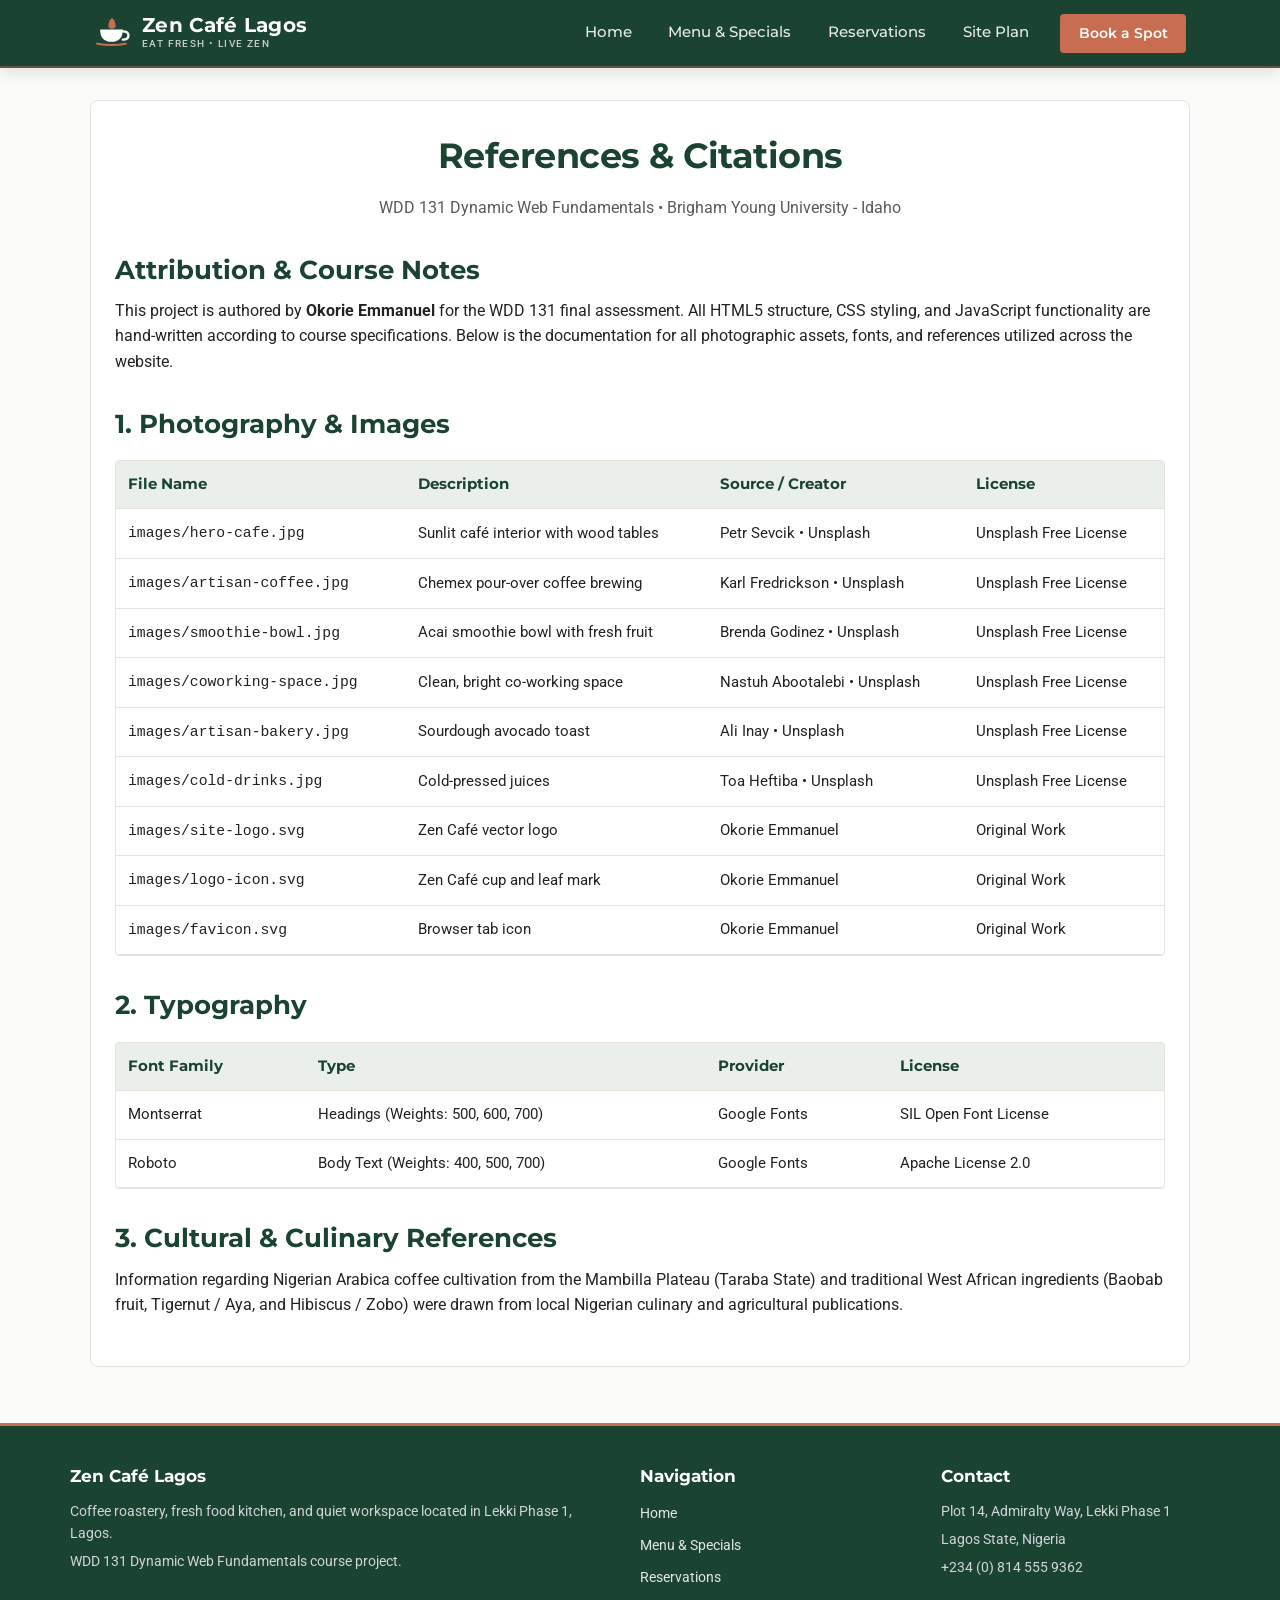
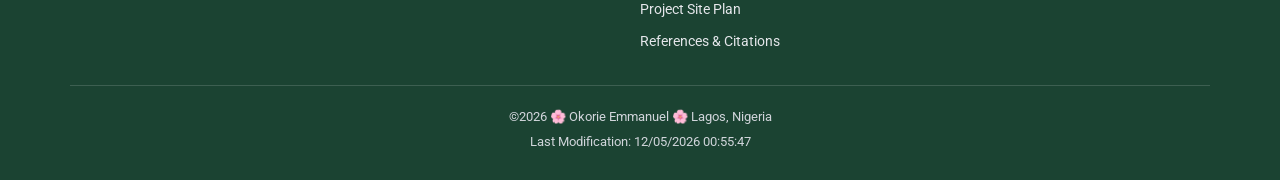
<file: project/references.html>
<!DOCTYPE html>
<html lang="en">
<head>
    <meta charset="UTF-8">
    <meta name="viewport" content="width=device-width, initial-scale=1.0">
    <title>References &amp; Citations | Zen Café Lagos</title>
    <meta name="description" content="Asset citations and academic references for the Zen Café Lagos WDD 131 project website by Okorie Emmanuel.">
    <meta name="author" content="Okorie Emmanuel">
    <link rel="preconnect" href="https://fonts.googleapis.com">
    <link rel="preconnect" href="https://fonts.gstatic.com" crossorigin>
    <link href="https://fonts.googleapis.com/css2?family=Montserrat:wght@500;600;700&family=Roboto:wght@400;500;700&display=swap" rel="stylesheet">
    <link rel="stylesheet" href="styles/main.css">
    <link rel="icon" href="images/favicon.svg" type="image/svg+xml">
    <script src="scripts/main.js" defer></script>
</head>
<body>
    <a href="#main-content" class="skip-link">Skip to main content</a>

    <header>
        <div class="header-container">
            <a href="index.html" class="brand-wrapper" aria-label="Zen Café Lagos Home">
                <img src="images/logo-icon.svg" alt="Zen Café Logo Icon" class="brand-icon" width="38" height="38">
                <div class="brand-text">
                    <span class="brand-title">Zen Café Lagos</span>
                    <span class="brand-tagline">Eat Fresh &bull; Live Zen</span>
                </div>
            </a>

            <button type="button" class="hamburger-btn" id="hamburger-btn" aria-label="Toggle navigation menu" aria-expanded="false" aria-controls="primary-nav">
                <span></span>
                <span></span>
                <span></span>
            </button>

            <nav class="primary-nav" id="primary-nav" aria-label="Main Navigation">
                <ul class="nav-list">
                    <li><a href="index.html" class="nav-link">Home</a></li>
                    <li><a href="menu.html" class="nav-link">Menu &amp; Specials</a></li>
                    <li><a href="reservations.html" class="nav-link">Reservations</a></li>
                    <li><a href="siteplan.html" class="nav-link">Site Plan</a></li>
                    <li><a href="reservations.html" class="btn-nav-reserve">Book a Spot</a></li>
                </ul>
            </nav>
        </div>
    </header>

    <main id="main-content">
        <div class="references-sheet">
            <div class="section-title-area">
                <h1>References &amp; Citations</h1>
                <p class="section-subtitle">
                    WDD 131 Dynamic Web Fundamentals &bull; Brigham Young University - Idaho
                </p>
            </div>

            <section aria-labelledby="statement-title" style="margin-bottom: 2rem;">
                <h2 id="statement-title">Attribution &amp; Course Notes</h2>
                <p>
                    This project is authored by <strong>Okorie Emmanuel</strong> for the WDD 131 final assessment.
                    All HTML5 structure, CSS styling, and JavaScript functionality are hand-written according to course specifications.
                    Below is the documentation for all photographic assets, fonts, and references utilized across the website.
                </p>
            </section>

            <section aria-labelledby="photos-title" style="margin-bottom: 2rem;">
                <h2 id="photos-title">1. Photography &amp; Images</h2>
                <div class="table-container">
                    <table class="ref-table">
                        <thead>
                            <tr>
                                <th>File Name</th>
                                <th>Description</th>
                                <th>Source / Creator</th>
                                <th>License</th>
                            </tr>
                        </thead>
                        <tbody>
                            <tr>
                                <td><code>images/hero-cafe.jpg</code></td>
                                <td>Sunlit café interior with wood tables</td>
                                <td>Petr Sevcik &bull; Unsplash</td>
                                <td>Unsplash Free License</td>
                            </tr>
                            <tr>
                                <td><code>images/artisan-coffee.jpg</code></td>
                                <td>Chemex pour-over coffee brewing</td>
                                <td>Karl Fredrickson &bull; Unsplash</td>
                                <td>Unsplash Free License</td>
                            </tr>
                            <tr>
                                <td><code>images/smoothie-bowl.jpg</code></td>
                                <td>Acai smoothie bowl with fresh fruit</td>
                                <td>Brenda Godinez &bull; Unsplash</td>
                                <td>Unsplash Free License</td>
                            </tr>
                            <tr>
                                <td><code>images/coworking-space.jpg</code></td>
                                <td>Clean, bright co-working space</td>
                                <td>Nastuh Abootalebi &bull; Unsplash</td>
                                <td>Unsplash Free License</td>
                            </tr>
                            <tr>
                                <td><code>images/artisan-bakery.jpg</code></td>
                                <td>Sourdough avocado toast</td>
                                <td>Ali Inay &bull; Unsplash</td>
                                <td>Unsplash Free License</td>
                            </tr>
                            <tr>
                                <td><code>images/cold-drinks.jpg</code></td>
                                <td>Cold-pressed juices</td>
                                <td>Toa Heftiba &bull; Unsplash</td>
                                <td>Unsplash Free License</td>
                            </tr>
                            <tr>
                                <td><code>images/site-logo.svg</code></td>
                                <td>Zen Café vector logo</td>
                                <td>Okorie Emmanuel</td>
                                <td>Original Work</td>
                            </tr>
                            <tr>
                                <td><code>images/logo-icon.svg</code></td>
                                <td>Zen Café cup and leaf mark</td>
                                <td>Okorie Emmanuel</td>
                                <td>Original Work</td>
                            </tr>
                            <tr>
                                <td><code>images/favicon.svg</code></td>
                                <td>Browser tab icon</td>
                                <td>Okorie Emmanuel</td>
                                <td>Original Work</td>
                            </tr>
                        </tbody>
                    </table>
                </div>
            </section>

            <section aria-labelledby="fonts-title" style="margin-bottom: 2rem;">
                <h2 id="fonts-title">2. Typography</h2>
                <div class="table-container">
                    <table class="ref-table">
                        <thead>
                            <tr>
                                <th>Font Family</th>
                                <th>Type</th>
                                <th>Provider</th>
                                <th>License</th>
                            </tr>
                        </thead>
                        <tbody>
                            <tr>
                                <td>Montserrat</td>
                                <td>Headings (Weights: 500, 600, 700)</td>
                                <td>Google Fonts</td>
                                <td>SIL Open Font License</td>
                            </tr>
                            <tr>
                                <td>Roboto</td>
                                <td>Body Text (Weights: 400, 500, 700)</td>
                                <td>Google Fonts</td>
                                <td>Apache License 2.0</td>
                            </tr>
                        </tbody>
                    </table>
                </div>
            </section>

            <section aria-labelledby="culture-title">
                <h2 id="culture-title">3. Cultural &amp; Culinary References</h2>
                <p>
                    Information regarding Nigerian Arabica coffee cultivation from the Mambilla Plateau (Taraba State) and traditional West African ingredients (Baobab fruit, Tigernut / Aya, and Hibiscus / Zobo) were drawn from local Nigerian culinary and agricultural publications.
                </p>
            </section>
        </div>
    </main>

    <footer>
        <div class="footer-inner">
            <div class="footer-col">
                <h3>Zen Café Lagos</h3>
                <p>Coffee roastery, fresh food kitchen, and quiet workspace located in Lekki Phase 1, Lagos.</p>
                <p>WDD 131 Dynamic Web Fundamentals course project.</p>
            </div>

            <div class="footer-col">
                <h3>Navigation</h3>
                <ul>
                    <li><a href="index.html">Home</a></li>
                    <li><a href="menu.html">Menu &amp; Specials</a></li>
                    <li><a href="reservations.html">Reservations</a></li>
                    <li><a href="siteplan.html">Project Site Plan</a></li>
                    <li><a href="references.html">References &amp; Citations</a></li>
                </ul>
            </div>

            <div class="footer-col">
                <h3>Contact</h3>
                <p>Plot 14, Admiralty Way, Lekki Phase 1</p>
                <p>Lagos State, Nigeria</p>
                <p>+234 (0) 814 555 9362</p>
            </div>
        </div>

        <div class="footer-meta">
            <p>&copy;<span id="currentyear"></span> 🌸 Okorie Emmanuel 🌸 Lagos, Nigeria</p>
            <p id="lastModified"></p>
        </div>
    </footer>
</body>
</html>
</file>
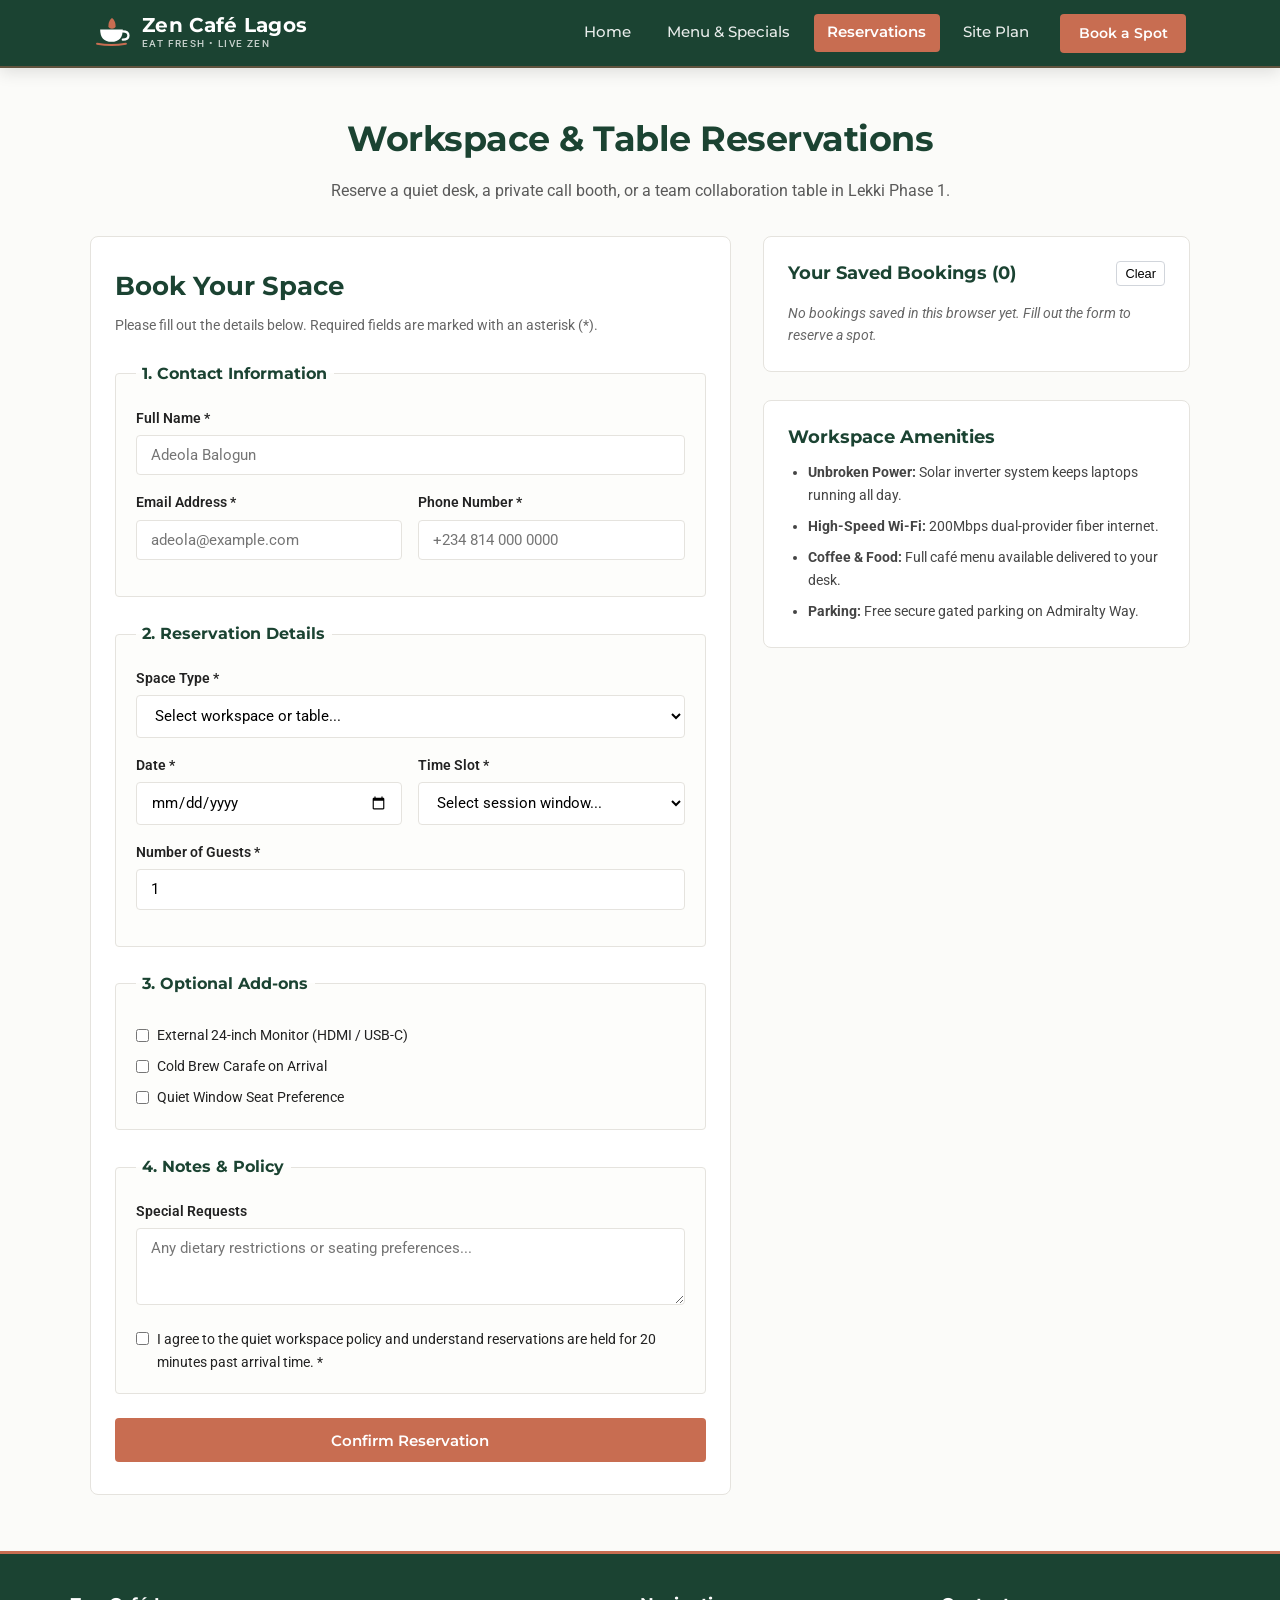
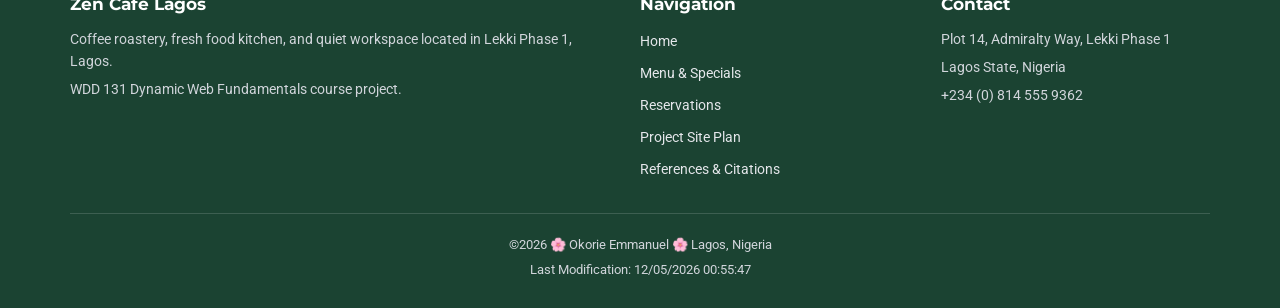
<file: project/reservations.html>
<!DOCTYPE html>
<html lang="en">
<head>
    <meta charset="UTF-8">
    <meta name="viewport" content="width=device-width, initial-scale=1.0">
    <title>Reservations | Zen Café Lagos</title>
    <meta name="description" content="Reserve a co-working desk, private phone booth, or team table at Zen Café Lagos in Lekki Phase 1 with solar power and fiber Wi-Fi.">
    <meta name="author" content="Okorie Emmanuel">
    <link rel="preconnect" href="https://fonts.googleapis.com">
    <link rel="preconnect" href="https://fonts.gstatic.com" crossorigin>
    <link href="https://fonts.googleapis.com/css2?family=Montserrat:wght@500;600;700&family=Roboto:wght@400;500;700&display=swap" rel="stylesheet">
    <link rel="stylesheet" href="styles/main.css">
    <link rel="icon" href="images/favicon.svg" type="image/svg+xml">
    <script src="scripts/main.js" defer></script>
    <script src="scripts/reservations.js" defer></script>
</head>
<body>
    <a href="#main-content" class="skip-link">Skip to main content</a>

    <header>
        <div class="header-container">
            <a href="index.html" class="brand-wrapper" aria-label="Zen Café Lagos Home">
                <img src="images/logo-icon.svg" alt="Zen Café Logo Icon" class="brand-icon" width="38" height="38">
                <div class="brand-text">
                    <span class="brand-title">Zen Café Lagos</span>
                    <span class="brand-tagline">Eat Fresh &bull; Live Zen</span>
                </div>
            </a>

            <button type="button" class="hamburger-btn" id="hamburger-btn" aria-label="Toggle navigation menu" aria-expanded="false" aria-controls="primary-nav">
                <span></span>
                <span></span>
                <span></span>
            </button>

            <nav class="primary-nav" id="primary-nav" aria-label="Main Navigation">
                <ul class="nav-list">
                    <li><a href="index.html" class="nav-link">Home</a></li>
                    <li><a href="menu.html" class="nav-link">Menu &amp; Specials</a></li>
                    <li><a href="reservations.html" class="nav-link active">Reservations</a></li>
                    <li><a href="siteplan.html" class="nav-link">Site Plan</a></li>
                    <li><a href="reservations.html" class="btn-nav-reserve">Book a Spot</a></li>
                </ul>
            </nav>
        </div>
    </header>

    <main id="main-content">
        <div class="section-title-area" style="margin-top: 1rem;">
            <h1>Workspace &amp; Table Reservations</h1>
            <p class="section-subtitle">
                Reserve a quiet desk, a private call booth, or a team collaboration table in Lekki Phase 1.
            </p>
        </div>

        <!-- Dynamic Confirmation Notice -->
        <section id="confirmation-banner" class="confirmation-card" aria-live="polite" aria-label="Reservation Confirmation">
            <!-- Populated dynamically via reservations.js -->
        </section>

        <div class="reservation-columns">
            <!-- Standards-Based Reservation Form -->
            <section class="form-wrapper" aria-labelledby="form-heading">
                <h2 id="form-heading">Book Your Space</h2>
                <p style="font-size: 0.9rem; color: #666; margin-bottom: 1.5rem;">
                    Please fill out the details below. Required fields are marked with an asterisk (*).
                </p>

                <form id="reservation-form" method="post" action="#">
                    <!-- Fieldset 1: Contact Information -->
                    <fieldset>
                        <legend>1. Contact Information</legend>
                        <div class="input-group">
                            <label for="res-name">Full Name *</label>
                            <input type="text" id="res-name" name="name" class="input-control" placeholder="Adeola Balogun" required autocomplete="name">
                        </div>

                        <div class="input-two-cols">
                            <div class="input-group">
                                <label for="res-email">Email Address *</label>
                                <input type="email" id="res-email" name="email" class="input-control" placeholder="adeola@example.com" required autocomplete="email">
                            </div>

                            <div class="input-group">
                                <label for="res-phone">Phone Number *</label>
                                <input type="tel" id="res-phone" name="phone" class="input-control" placeholder="+234 814 000 0000" pattern="[0-9+ \-]{8,20}" required autocomplete="tel">
                            </div>
                        </div>
                    </fieldset>

                    <!-- Fieldset 2: Space and Time -->
                    <fieldset>
                        <legend>2. Reservation Details</legend>
                        <div class="input-group">
                            <label for="res-space">Space Type *</label>
                            <select id="res-space" name="space" class="input-control" required>
                                <option value="" disabled selected>Select workspace or table...</option>
                                <option value="hot-desk">Hot Desk &bull; ₦3,500 / day</option>
                                <option value="quiet-booth">Private Call Booth &bull; ₦5,000 / 2 hours</option>
                                <option value="meeting-table">Team Table (4-6 people) &bull; ₦12,000 / session</option>
                                <option value="cafe-table">Regular Café Table &bull; Free with food order</option>
                            </select>
                        </div>

                        <div class="input-two-cols">
                            <div class="input-group">
                                <label for="res-date">Date *</label>
                                <input type="date" id="res-date" name="date" class="input-control" required>
                            </div>

                            <div class="input-group">
                                <label for="res-timeslot">Time Slot *</label>
                                <select id="res-timeslot" name="timeslot" class="input-control" required>
                                    <option value="" disabled selected>Select session window...</option>
                                    <option value="Morning (8:00 AM - 12:00 PM)">Morning (8:00 AM &ndash; 12:00 PM)</option>
                                    <option value="Afternoon (12:00 PM - 5:00 PM)">Afternoon (12:00 PM &ndash; 5:00 PM)</option>
                                    <option value="Full Day (8:00 AM - 8:00 PM)">Full Day (8:00 AM &ndash; 8:00 PM)</option>
                                    <option value="Evening (5:00 PM - 8:00 PM)">Evening (5:00 PM &ndash; 8:00 PM)</option>
                                </select>
                            </div>
                        </div>

                        <div class="input-group">
                            <label for="res-guests">Number of Guests *</label>
                            <input type="number" id="res-guests" name="guests" class="input-control" min="1" max="10" value="1" required>
                        </div>
                    </fieldset>

                    <!-- Fieldset 3: Optional Add-ons -->
                    <fieldset>
                        <legend>3. Optional Add-ons</legend>
                        <div class="checkboxes-list">
                            <label>
                                <input type="checkbox" name="amenities" value="External 24-inch Monitor">
                                <span>External 24-inch Monitor (HDMI / USB-C)</span>
                            </label>
                            <label>
                                <input type="checkbox" name="amenities" value="Cold Brew Carafe on Arrival">
                                <span>Cold Brew Carafe on Arrival</span>
                            </label>
                            <label>
                                <input type="checkbox" name="amenities" value="Quiet Window Seat Preference">
                                <span>Quiet Window Seat Preference</span>
                            </label>
                        </div>
                    </fieldset>

                    <!-- Fieldset 4: Notes and Agreement -->
                    <fieldset>
                        <legend>4. Notes &amp; Policy</legend>
                        <div class="input-group">
                            <label for="res-notes">Special Requests</label>
                            <textarea id="res-notes" name="notes" class="input-control" rows="3" placeholder="Any dietary restrictions or seating preferences..."></textarea>
                        </div>

                        <div style="margin-top: 0.75rem;">
                            <label style="display: flex; align-items: flex-start; gap: 0.5rem; font-size: 0.88rem; cursor: pointer;">
                                <input type="checkbox" id="res-terms" name="terms" required style="margin-top: 0.2rem;">
                                <span>I agree to the quiet workspace policy and understand reservations are held for 20 minutes past arrival time. *</span>
                            </label>
                        </div>
                    </fieldset>

                    <div style="margin-top: 1.5rem;">
                        <button type="submit" class="btn btn-secondary" style="width: 100%;">Confirm Reservation</button>
                    </div>
                </form>
            </section>

            <!-- Sidebar: Recent Bookings (localStorage) -->
            <aside aria-label="Your Bookings and Workspace Amenities">
                <div class="history-card" style="margin-bottom: 1.75rem;">
                    <div class="history-top">
                        <h3 style="margin-bottom: 0;">Your Saved Bookings (<span id="history-count">0</span>)</h3>
                        <button type="button" id="btn-clear-history" style="background: none; border: 1px solid #d1d5db; font-size: 0.8rem; padding: 0.25rem 0.5rem; border-radius: 4px; cursor: pointer;">Clear</button>
                    </div>
                    <div id="bookings-history-list" aria-live="polite">
                        <!-- Populated dynamically via reservations.js -->
                    </div>
                </div>

                <div class="history-card">
                    <h3>Workspace Amenities</h3>
                    <ul style="padding-left: 1.25rem; font-size: 0.9rem; color: #444; display: flex; flex-direction: column; gap: 0.5rem; margin-top: 0.75rem;">
                        <li><strong>Unbroken Power:</strong> Solar inverter system keeps laptops running all day.</li>
                        <li><strong>High-Speed Wi-Fi:</strong> 200Mbps dual-provider fiber internet.</li>
                        <li><strong>Coffee &amp; Food:</strong> Full café menu available delivered to your desk.</li>
                        <li><strong>Parking:</strong> Free secure gated parking on Admiralty Way.</li>
                    </ul>
                </div>
            </aside>
        </div>
    </main>

    <footer>
        <div class="footer-inner">
            <div class="footer-col">
                <h3>Zen Café Lagos</h3>
                <p>Coffee roastery, fresh food kitchen, and quiet workspace located in Lekki Phase 1, Lagos.</p>
                <p>WDD 131 Dynamic Web Fundamentals course project.</p>
            </div>

            <div class="footer-col">
                <h3>Navigation</h3>
                <ul>
                    <li><a href="index.html">Home</a></li>
                    <li><a href="menu.html">Menu &amp; Specials</a></li>
                    <li><a href="reservations.html">Reservations</a></li>
                    <li><a href="siteplan.html">Project Site Plan</a></li>
                    <li><a href="references.html">References &amp; Citations</a></li>
                </ul>
            </div>

            <div class="footer-col">
                <h3>Contact</h3>
                <p>Plot 14, Admiralty Way, Lekki Phase 1</p>
                <p>Lagos State, Nigeria</p>
                <p>+234 (0) 814 555 9362</p>
            </div>
        </div>

        <div class="footer-meta">
            <p>&copy;<span id="currentyear"></span> 🌸 Okorie Emmanuel 🌸 Lagos, Nigeria</p>
            <p id="lastModified"></p>
        </div>
    </footer>
</body>
</html>
</file>
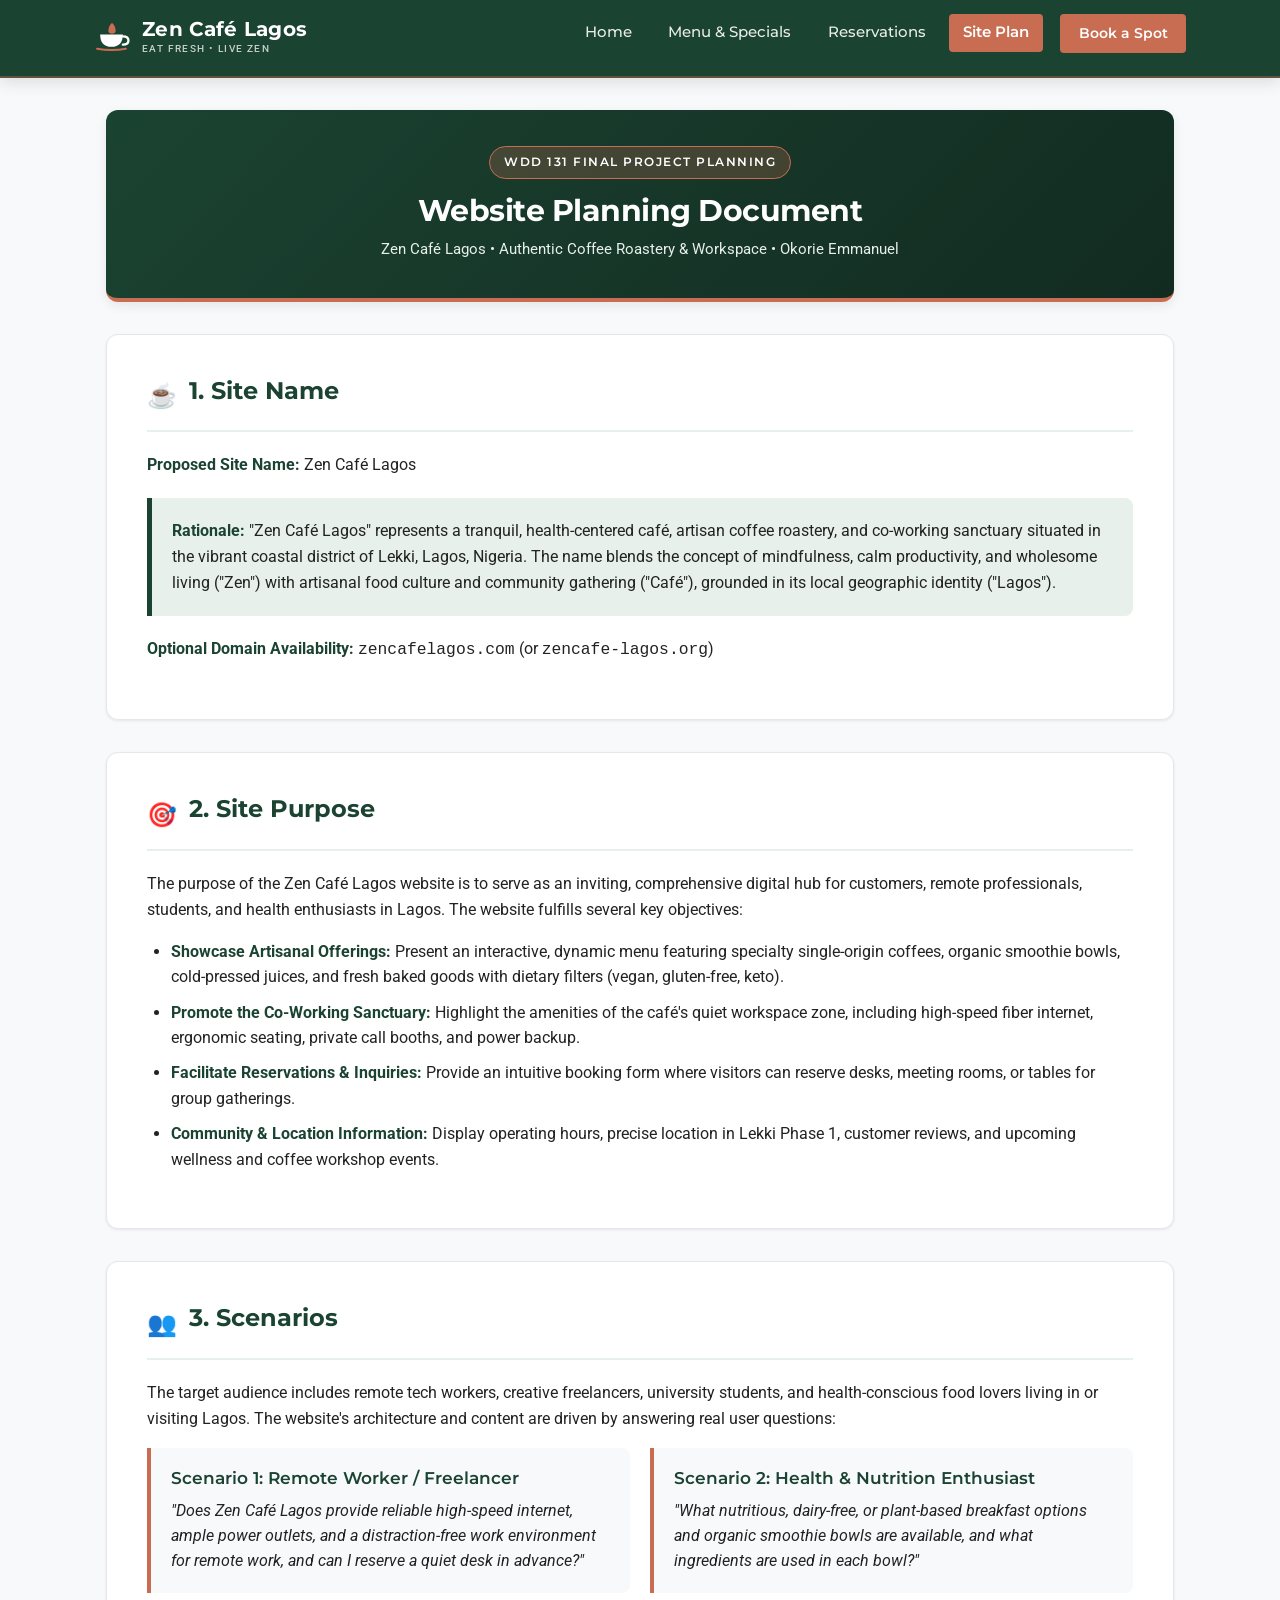
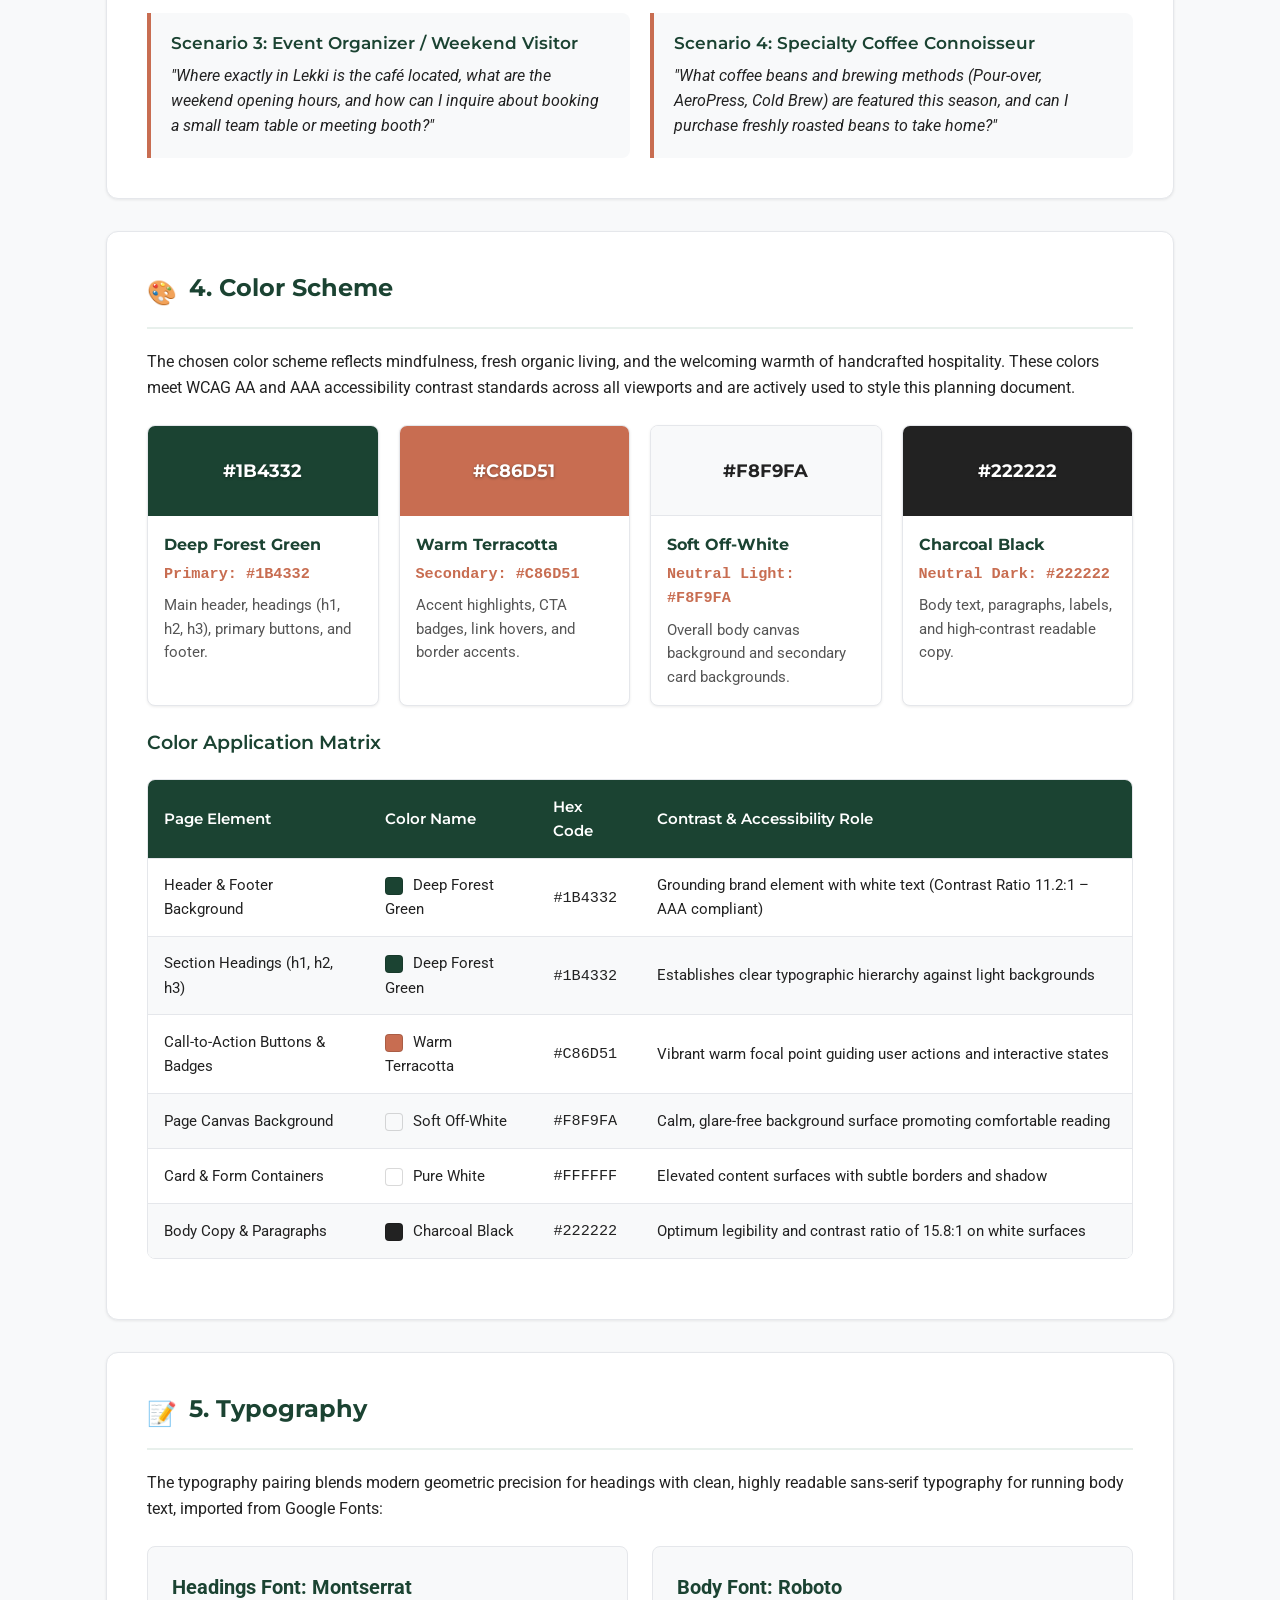
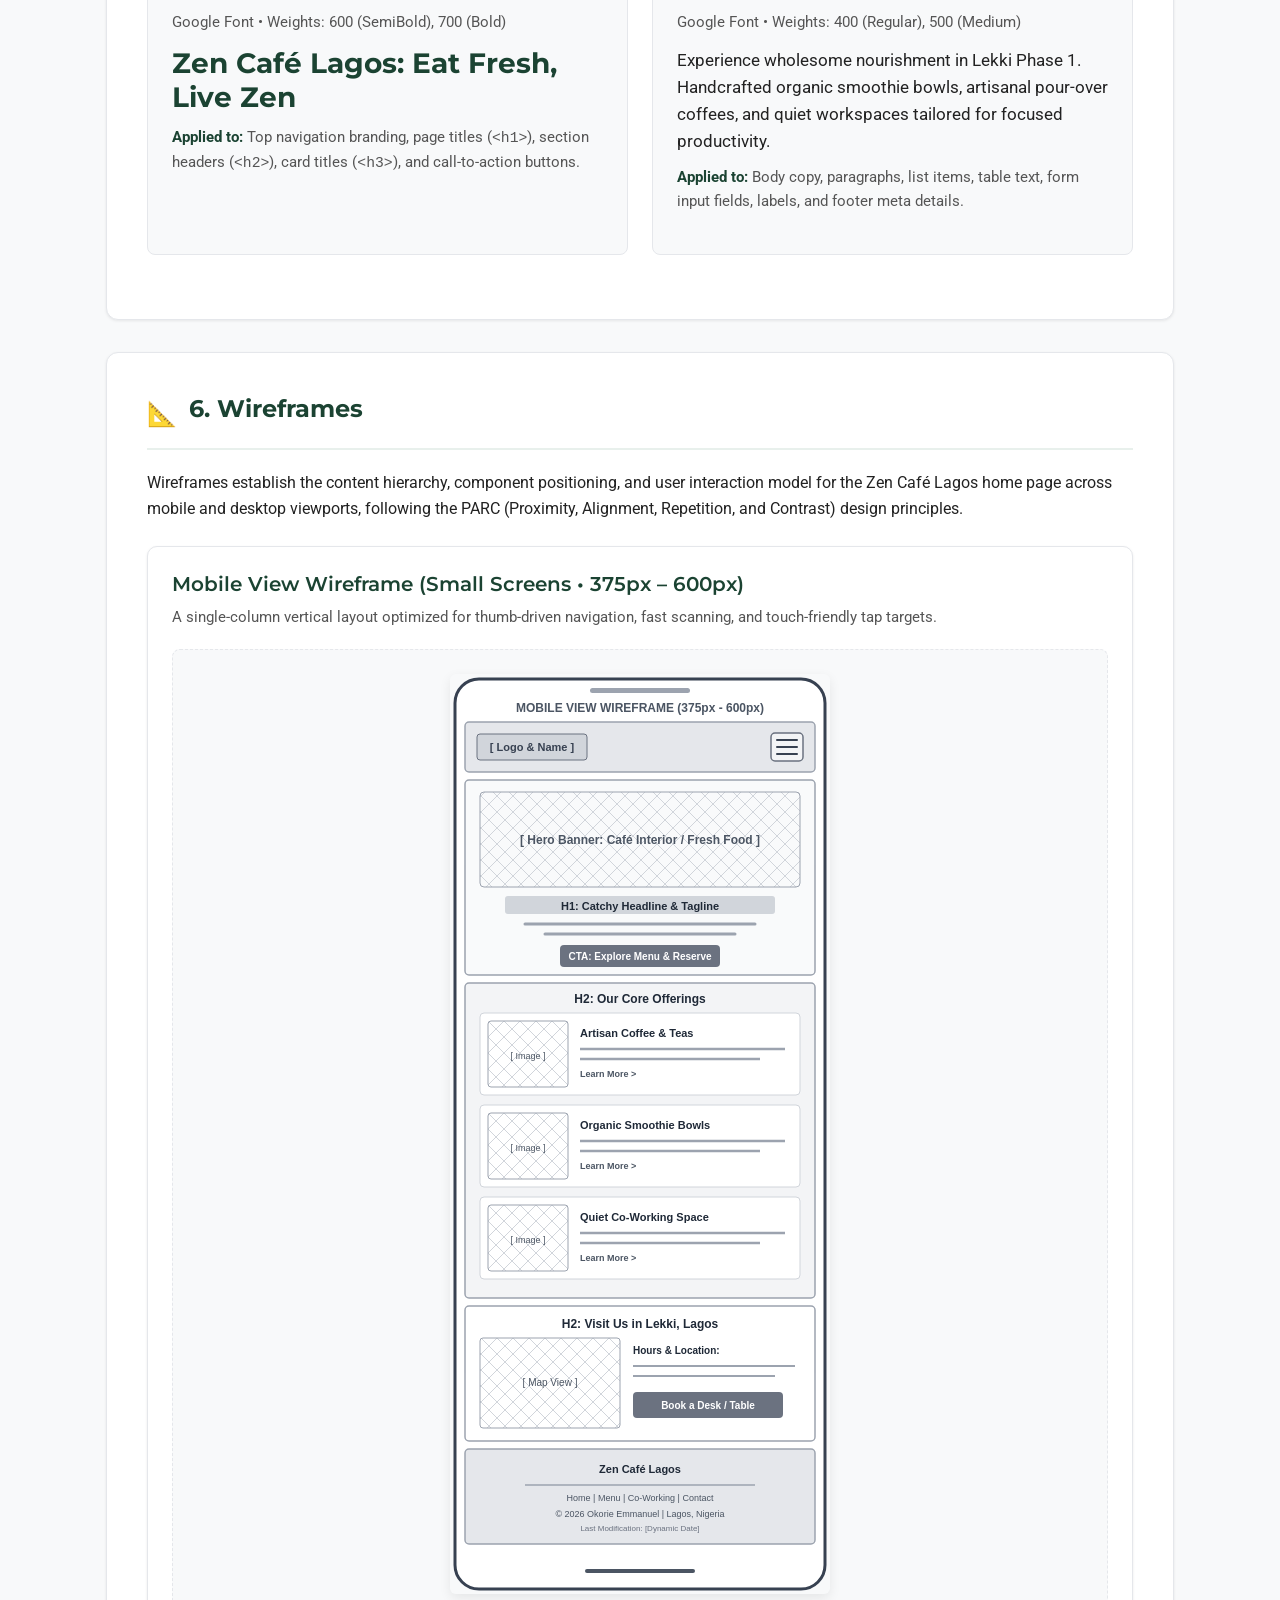
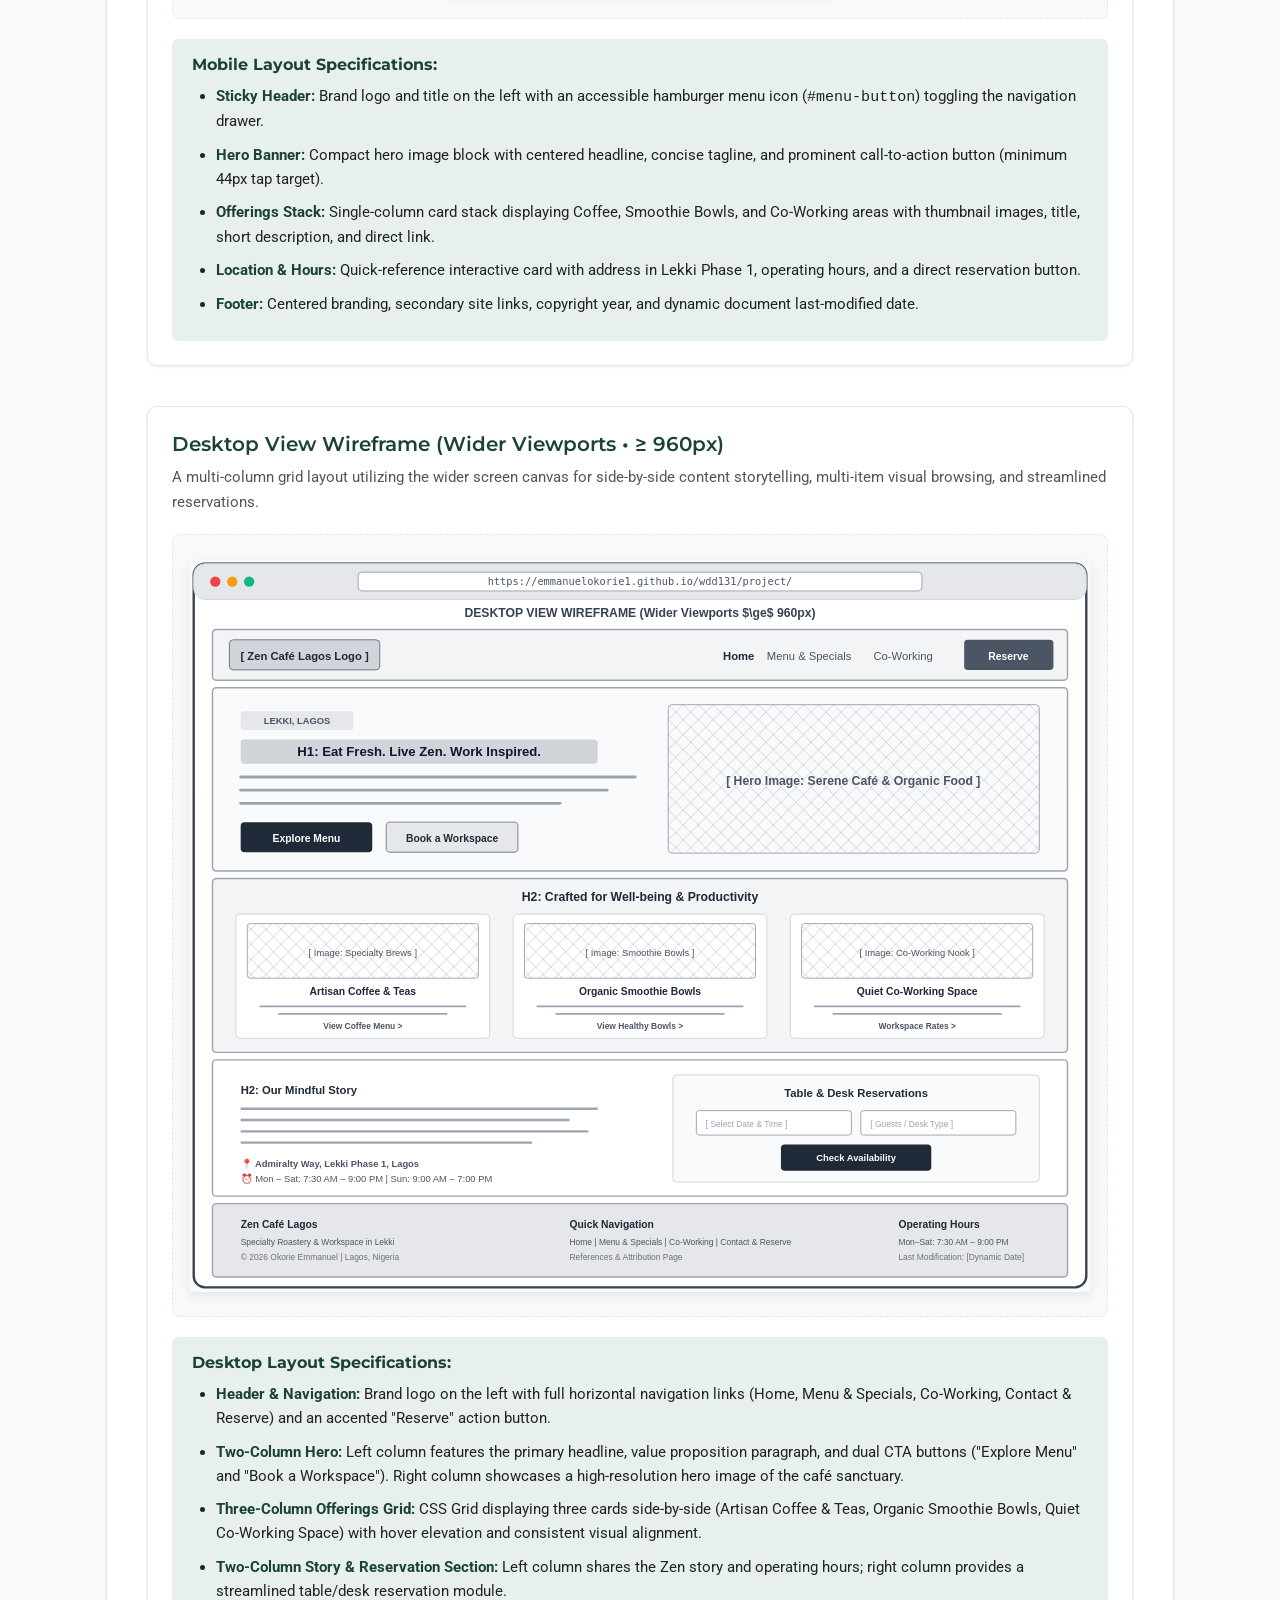
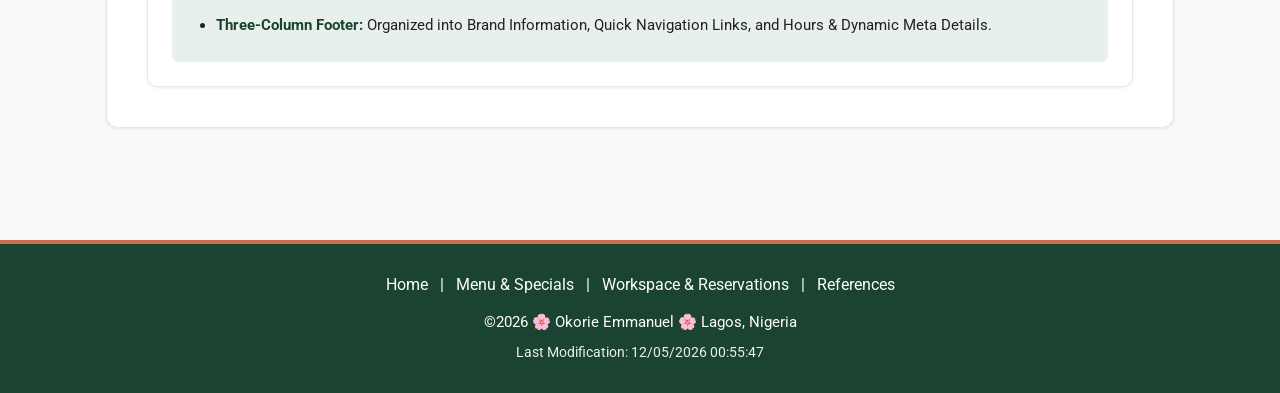
<file: project/siteplan.html>
<!DOCTYPE html>
<html lang="en">
<head>
    <meta charset="UTF-8">
    <meta name="viewport" content="width=device-width, initial-scale=1.0">
    <title>WDD 131 – Zen Café Lagos – Website Planning Document</title>
    <meta name="description" content="Website planning document for Zen Café Lagos, featuring brand identity, site purpose, audience scenarios, color schema, typography, and responsive wireframes for WDD 131.">
    <meta name="author" content="Okorie Emmanuel">
    <link rel="preconnect" href="https://fonts.googleapis.com">
    <link rel="preconnect" href="https://fonts.gstatic.com" crossorigin>
    <link href="https://fonts.googleapis.com/css2?family=Montserrat:wght@400;600;700&family=Roboto:wght@400;500;700&display=swap" rel="stylesheet">
    <link rel="stylesheet" href="styles/main.css">
    <link rel="stylesheet" href="styles/siteplan.css">
    <link rel="icon" href="images/favicon.svg" type="image/svg+xml">
    <script src="scripts/main.js" defer></script>
</head>
<body>
    <a href="#main-content" class="skip-link">Skip to main content</a>
    <header>
        <div class="header-container">
            <a href="index.html" class="brand-wrapper" aria-label="Zen Café Lagos Home">
                <img src="images/logo-icon.svg" alt="Zen Café Logo Icon" class="brand-icon" width="38" height="38">
                <div class="brand-text">
                    <span class="brand-title">Zen Café Lagos</span>
                    <span class="brand-tagline">Eat Fresh &bull; Live Zen</span>
                </div>
            </a>

            <button type="button" class="hamburger-btn" id="hamburger-btn" aria-label="Toggle navigation menu" aria-expanded="false" aria-controls="primary-nav">
                <span></span>
                <span></span>
                <span></span>
            </button>

            <nav class="primary-nav" id="primary-nav" aria-label="Main Navigation">
                <ul class="nav-list">
                    <li><a href="index.html" class="nav-link">Home</a></li>
                    <li><a href="menu.html" class="nav-link">Menu &amp; Specials</a></li>
                    <li><a href="reservations.html" class="nav-link">Reservations</a></li>
                    <li><a href="siteplan.html" class="nav-link active">Site Plan</a></li>
                    <li><a href="reservations.html" class="btn-nav-reserve">Book a Spot</a></li>
                </ul>
            </nav>
        </div>
    </header>

    <main id="main-content">
        <div class="plan-header-banner">
            <span class="plan-badge">WDD 131 Final Project Planning</span>
            <h1 class="plan-page-title">Website Planning Document</h1>
            <p class="plan-page-subtitle">Zen Café Lagos &bull; Authentic Coffee Roastery &amp; Workspace &bull; Okorie Emmanuel</p>
        </div>
        <!-- Section 1: Site Name -->
        <section class="plan-section" id="site-name">
            <div class="section-header">
                <span class="section-icon">&#9749;</span>
                <h2>1. Site Name</h2>
            </div>
            <p><strong>Proposed Site Name:</strong> Zen Café Lagos</p>
            <div class="callout">
                <p><strong>Rationale:</strong> "Zen Café Lagos" represents a tranquil, health-centered café, artisan coffee roastery, and co-working sanctuary situated in the vibrant coastal district of Lekki, Lagos, Nigeria. The name blends the concept of mindfulness, calm productivity, and wholesome living ("Zen") with artisanal food culture and community gathering ("Café"), grounded in its local geographic identity ("Lagos").</p>
            </div>
            <p><strong>Optional Domain Availability:</strong> <code>zencafelagos.com</code> (or <code>zencafe-lagos.org</code>)</p>
        </section>

        <!-- Section 2: Site Purpose -->
        <section class="plan-section" id="site-purpose">
            <div class="section-header">
                <span class="section-icon">&#127919;</span>
                <h2>2. Site Purpose</h2>
            </div>
            <p>The purpose of the Zen Café Lagos website is to serve as an inviting, comprehensive digital hub for customers, remote professionals, students, and health enthusiasts in Lagos. The website fulfills several key objectives:</p>
            <ul>
                <li><strong>Showcase Artisanal Offerings:</strong> Present an interactive, dynamic menu featuring specialty single-origin coffees, organic smoothie bowls, cold-pressed juices, and fresh baked goods with dietary filters (vegan, gluten-free, keto).</li>
                <li><strong>Promote the Co-Working Sanctuary:</strong> Highlight the amenities of the café's quiet workspace zone, including high-speed fiber internet, ergonomic seating, private call booths, and power backup.</li>
                <li><strong>Facilitate Reservations &amp; Inquiries:</strong> Provide an intuitive booking form where visitors can reserve desks, meeting rooms, or tables for group gatherings.</li>
                <li><strong>Community &amp; Location Information:</strong> Display operating hours, precise location in Lekki Phase 1, customer reviews, and upcoming wellness and coffee workshop events.</li>
            </ul>
        </section>

        <!-- Section 3: Scenarios -->
        <section class="plan-section" id="scenarios">
            <div class="section-header">
                <span class="section-icon">&#128101;</span>
                <h2>3. Scenarios</h2>
            </div>
            <p>The target audience includes remote tech workers, creative freelancers, university students, and health-conscious food lovers living in or visiting Lagos. The website's architecture and content are driven by answering real user questions:</p>
            
            <div class="scenarios-grid">
                <div class="scenario-card">
                    <h3>Scenario 1: Remote Worker / Freelancer</h3>
                    <p><em>"Does Zen Café Lagos provide reliable high-speed internet, ample power outlets, and a distraction-free work environment for remote work, and can I reserve a quiet desk in advance?"</em></p>
                </div>
                <div class="scenario-card">
                    <h3>Scenario 2: Health &amp; Nutrition Enthusiast</h3>
                    <p><em>"What nutritious, dairy-free, or plant-based breakfast options and organic smoothie bowls are available, and what ingredients are used in each bowl?"</em></p>
                </div>
                <div class="scenario-card">
                    <h3>Scenario 3: Event Organizer / Weekend Visitor</h3>
                    <p><em>"Where exactly in Lekki is the café located, what are the weekend opening hours, and how can I inquire about booking a small team table or meeting booth?"</em></p>
                </div>
                <div class="scenario-card">
                    <h3>Scenario 4: Specialty Coffee Connoisseur</h3>
                    <p><em>"What coffee beans and brewing methods (Pour-over, AeroPress, Cold Brew) are featured this season, and can I purchase freshly roasted beans to take home?"</em></p>
                </div>
            </div>
        </section>

        <!-- Section 4: Color Scheme -->
        <section class="plan-section" id="color-scheme">
            <div class="section-header">
                <span class="section-icon">&#127912;</span>
                <h2>4. Color Scheme</h2>
            </div>
            <p>The chosen color scheme reflects mindfulness, fresh organic living, and the welcoming warmth of handcrafted hospitality. These colors meet WCAG AA and AAA accessibility contrast standards across all viewports and are actively used to style this planning document.</p>

            <div class="palette-grid">
                <div class="color-card">
                    <div class="color-swatch swatch-primary">#1B4332</div>
                    <div class="color-info">
                        <div class="color-name">Deep Forest Green</div>
                        <div class="color-hex">Primary: #1B4332</div>
                        <div class="color-usage">Main header, headings (h1, h2, h3), primary buttons, and footer.</div>
                    </div>
                </div>

                <div class="color-card">
                    <div class="color-swatch swatch-secondary">#C86D51</div>
                    <div class="color-info">
                        <div class="color-name">Warm Terracotta</div>
                        <div class="color-hex">Secondary: #C86D51</div>
                        <div class="color-usage">Accent highlights, CTA badges, link hovers, and border accents.</div>
                    </div>
                </div>

                <div class="color-card">
                    <div class="color-swatch swatch-light">#F8F9FA</div>
                    <div class="color-info">
                        <div class="color-name">Soft Off-White</div>
                        <div class="color-hex">Neutral Light: #F8F9FA</div>
                        <div class="color-usage">Overall body canvas background and secondary card backgrounds.</div>
                    </div>
                </div>

                <div class="color-card">
                    <div class="color-swatch swatch-dark">#222222</div>
                    <div class="color-info">
                        <div class="color-name">Charcoal Black</div>
                        <div class="color-hex">Neutral Dark: #222222</div>
                        <div class="color-usage">Body text, paragraphs, labels, and high-contrast readable copy.</div>
                    </div>
                </div>
            </div>

            <h3>Color Application Matrix</h3>
            <div class="table-container">
                <table class="schema-table">
                    <thead>
                        <tr>
                            <th>Page Element</th>
                            <th>Color Name</th>
                            <th>Hex Code</th>
                            <th>Contrast &amp; Accessibility Role</th>
                        </tr>
                    </thead>
                    <tbody>
                        <tr>
                            <td>Header &amp; Footer Background</td>
                            <td><span class="color-badge" style="background-color: #1B4332;"></span> Deep Forest Green</td>
                            <td><code>#1B4332</code></td>
                            <td>Grounding brand element with white text (Contrast Ratio 11.2:1 &ndash; AAA compliant)</td>
                        </tr>
                        <tr>
                            <td>Section Headings (h1, h2, h3)</td>
                            <td><span class="color-badge" style="background-color: #1B4332;"></span> Deep Forest Green</td>
                            <td><code>#1B4332</code></td>
                            <td>Establishes clear typographic hierarchy against light backgrounds</td>
                        </tr>
                        <tr>
                            <td>Call-to-Action Buttons &amp; Badges</td>
                            <td><span class="color-badge" style="background-color: #C86D51;"></span> Warm Terracotta</td>
                            <td><code>#C86D51</code></td>
                            <td>Vibrant warm focal point guiding user actions and interactive states</td>
                        </tr>
                        <tr>
                            <td>Page Canvas Background</td>
                            <td><span class="color-badge" style="background-color: #F8F9FA;"></span> Soft Off-White</td>
                            <td><code>#F8F9FA</code></td>
                            <td>Calm, glare-free background surface promoting comfortable reading</td>
                        </tr>
                        <tr>
                            <td>Card &amp; Form Containers</td>
                            <td><span class="color-badge" style="background-color: #FFFFFF;"></span> Pure White</td>
                            <td><code>#FFFFFF</code></td>
                            <td>Elevated content surfaces with subtle borders and shadow</td>
                        </tr>
                        <tr>
                            <td>Body Copy &amp; Paragraphs</td>
                            <td><span class="color-badge" style="background-color: #222222;"></span> Charcoal Black</td>
                            <td><code>#222222</code></td>
                            <td>Optimum legibility and contrast ratio of 15.8:1 on white surfaces</td>
                        </tr>
                    </tbody>
                </table>
            </div>
        </section>

        <!-- Section 5: Typography -->
        <section class="plan-section" id="typography">
            <div class="section-header">
                <span class="section-icon">&#128221;</span>
                <h2>5. Typography</h2>
            </div>
            <p>The typography pairing blends modern geometric precision for headings with clean, highly readable sans-serif typography for running body text, imported from Google Fonts:</p>

            <div class="typography-showcase">
                <div class="font-box">
                    <div class="font-name">Headings Font: Montserrat</div>
                    <div class="font-details">Google Font &bull; Weights: 600 (SemiBold), 700 (Bold)</div>
                    <div class="font-specimen-heading">Zen Café Lagos: Eat Fresh, Live Zen</div>
                    <p class="font-details"><strong>Applied to:</strong> Top navigation branding, page titles (<code>&lt;h1&gt;</code>), section headers (<code>&lt;h2&gt;</code>), card titles (<code>&lt;h3&gt;</code>), and call-to-action buttons.</p>
                </div>

                <div class="font-box">
                    <div class="font-name">Body Font: Roboto</div>
                    <div class="font-details">Google Font &bull; Weights: 400 (Regular), 500 (Medium)</div>
                    <div class="font-specimen-body">Experience wholesome nourishment in Lekki Phase 1. Handcrafted organic smoothie bowls, artisanal pour-over coffees, and quiet workspaces tailored for focused productivity.</div>
                    <p class="font-details"><strong>Applied to:</strong> Body copy, paragraphs, list items, table text, form input fields, labels, and footer meta details.</p>
                </div>
            </div>
        </section>

        <!-- Section 6: Wireframes -->
        <section class="plan-section" id="wireframes">
            <div class="section-header">
                <span class="section-icon">&#128208;</span>
                <h2>6. Wireframes</h2>
            </div>
            <p>Wireframes establish the content hierarchy, component positioning, and user interaction model for the Zen Café Lagos home page across mobile and desktop viewports, following the PARC (Proximity, Alignment, Repetition, and Contrast) design principles.</p>

            <div class="wireframes-container">
                <!-- Mobile Wireframe -->
                <div class="wireframe-card">
                    <h3>Mobile View Wireframe (Small Screens &bull; 375px &ndash; 600px)</h3>
                    <p class="wireframe-desc">A single-column vertical layout optimized for thumb-driven navigation, fast scanning, and touch-friendly tap targets.</p>
                    <div class="wireframe-preview">
                        <img src="images/wireframe-mobile.svg" alt="Mobile Home Page Wireframe Diagram" width="380" height="920" loading="lazy">
                    </div>
                    <div class="wireframe-annotations">
                        <h4>Mobile Layout Specifications:</h4>
                        <ul>
                            <li><strong>Sticky Header:</strong> Brand logo and title on the left with an accessible hamburger menu icon (<code>#menu-button</code>) toggling the navigation drawer.</li>
                            <li><strong>Hero Banner:</strong> Compact hero image block with centered headline, concise tagline, and prominent call-to-action button (minimum 44px tap target).</li>
                            <li><strong>Offerings Stack:</strong> Single-column card stack displaying Coffee, Smoothie Bowls, and Co-Working areas with thumbnail images, title, short description, and direct link.</li>
                            <li><strong>Location &amp; Hours:</strong> Quick-reference interactive card with address in Lekki Phase 1, operating hours, and a direct reservation button.</li>
                            <li><strong>Footer:</strong> Centered branding, secondary site links, copyright year, and dynamic document last-modified date.</li>
                        </ul>
                    </div>
                </div>

                <!-- Desktop Wireframe -->
                <div class="wireframe-card">
                    <h3>Desktop View Wireframe (Wider Viewports &bull; &ge; 960px)</h3>
                    <p class="wireframe-desc">A multi-column grid layout utilizing the wider screen canvas for side-by-side content storytelling, multi-item visual browsing, and streamlined reservations.</p>
                    <div class="wireframe-preview">
                        <img src="images/wireframe-desktop.svg" alt="Desktop Home Page Wireframe Diagram" width="960" height="780" loading="lazy">
                    </div>
                    <div class="wireframe-annotations">
                        <h4>Desktop Layout Specifications:</h4>
                        <ul>
                            <li><strong>Header &amp; Navigation:</strong> Brand logo on the left with full horizontal navigation links (Home, Menu &amp; Specials, Co-Working, Contact &amp; Reserve) and an accented "Reserve" action button.</li>
                            <li><strong>Two-Column Hero:</strong> Left column features the primary headline, value proposition paragraph, and dual CTA buttons ("Explore Menu" and "Book a Workspace"). Right column showcases a high-resolution hero image of the café sanctuary.</li>
                            <li><strong>Three-Column Offerings Grid:</strong> CSS Grid displaying three cards side-by-side (Artisan Coffee &amp; Teas, Organic Smoothie Bowls, Quiet Co-Working Space) with hover elevation and consistent visual alignment.</li>
                            <li><strong>Two-Column Story &amp; Reservation Section:</strong> Left column shares the Zen story and operating hours; right column provides a streamlined table/desk reservation module.</li>
                            <li><strong>Three-Column Footer:</strong> Organized into Brand Information, Quick Navigation Links, and Hours &amp; Dynamic Meta Details.</li>
                        </ul>
                    </div>
                </div>
            </div>
        </section>
    </main>

    <footer>
        <div style="margin-bottom: 0.75rem;">
            <a href="index.html" style="color: #ffffff; margin: 0 0.5rem;">Home</a> |
            <a href="menu.html" style="color: #ffffff; margin: 0 0.5rem;">Menu &amp; Specials</a> |
            <a href="reservations.html" style="color: #ffffff; margin: 0 0.5rem;">Workspace &amp; Reservations</a> |
            <a href="references.html" style="color: #ffffff; margin: 0 0.5rem;">References</a>
        </div>
        <p>&copy;<span id="currentyear"></span> 🌸 Okorie Emmanuel 🌸 Lagos, Nigeria</p>
        <p id="lastModified"></p>
    </footer>
</body>
</html>
</file>
<file: styles/base.css>
/* Base Variables & Setup */
:root {
    --primary-color: #204B74; /* Dark blue from screenshot */
    --nav-color: #383838; /* Dark grey for nav */
    --text-color: #333;
    --bg-color: #ffffff;
    --header-font: 'Montserrat', sans-serif;
    --body-font: 'Roboto', sans-serif;
}

body {
    font-family: var(--body-font);
    margin: 0;
    padding: 0;
    background-color: var(--bg-color);
    color: var(--text-color);
    line-height: 1.6;
}

/* Header & Typography */
header {
    text-align: center;
}

.header-top {
    background-color: var(--primary-color);
    color: #ffffff;
    padding: 1.2rem 0;
}

#course-title {
    display: block; /* Required by assignment */
    font-family: var(--header-font);
    font-size: 1.8rem;
    font-weight: 400;
}

/* Navigation - Flexbox */
nav {
    display: flex;
    justify-content: space-around;
    align-items: center;
    background-color: var(--nav-color);
    padding: 0.8rem 0;
}

nav a {
    color: #ffffff;
    text-decoration: none;
    font-size: 1.1rem;
    padding: 0.5rem 1rem;
    transition: color 0.3s ease;
}

nav a:hover {
    color: #ddd;
}

/* Main Content Area */
main {
    max-width: 900px;
    margin: 0 auto;
    padding: 2rem 1rem;
}

h1 {
    text-align: center;
    font-family: var(--header-font);
    color: #333;
    font-size: 2.2rem;
    margin-bottom: 1.5rem;
    font-weight: 600;
}

/* CSS Grid for Cards */
.cards-container {
    display: grid;
    grid-template-columns: 2fr 1fr;
    gap: 1rem;
}

@media (max-width: 768px) {
    .cards-container {
        grid-template-columns: 1fr;
    }
}

/* Cards */
.card {
    border: 1px solid #ccc;
    border-radius: 6px;
    background-color: #fff;
    overflow: hidden;
}

.card h2 {
    background-color: var(--primary-color);
    color: #ffffff;
    margin: 0;
    padding: 0.8rem;
    text-align: center;
    font-family: var(--body-font);
    font-size: 1.2rem;
}

.card-content {
    padding: 1.2rem;
}

/* About Me layout */
.about-top {
    display: flex;
    gap: 1rem;
    align-items: flex-start;
}

.about-top p {
    flex: 1;
    margin: 0;
    font-size: 0.95rem;
}

.about-top img {
    width: 140px;
    height: auto;
    object-fit: cover;
}

.location-heading {
    text-align: center;
    border-bottom: 2px solid #ddd;
    margin: 1.5rem 2rem;
    padding-bottom: 0.5rem;
    font-size: 1.05rem;
    color: #222;
}

.about-bottom {
    display: flex;
    gap: 1rem;
    align-items: flex-start;
}

.about-bottom figure {
    margin: 0;
    text-align: center;
    width: 120px;
    flex-shrink: 0;
}

.about-bottom img {
    width: 100%;
    height: auto;
    border: 1px solid #ccc;
}

.about-bottom figcaption {
    font-size: 0.75rem;
    font-style: italic;
    color: #555;
    margin-top: 0.25rem;
}

.about-bottom p {
    flex: 1;
    margin: 0;
    font-size: 0.95rem;
}

/* Resources List */
.resources ul {
    margin: 0;
    padding-left: 1.5rem;
}

.resources li {
    margin-bottom: 0.6rem;
}

.resources a {
    color: #204B74;
    text-decoration: underline;
}

/* Footer */
footer {
    background-color: var(--primary-color);
    color: #ffffff;
    text-align: center;
    padding: 1.5rem 1rem;
    margin-top: 3rem;
}

footer p {
    margin: 0.4rem 0;
    font-size: 1rem;
}

#lastModified {
    color: #ffff00;
    font-size: 0.9rem;
}
</file>
<file: project/styles/main.css>
/* ==========================================================================
   Zen Café Lagos - Clean Editorial Stylesheet
   WDD 131 - Dynamic Web Fundamentals Final Project
   Palette: Forest Green (#1B4332), Terracotta (#C86D51), Warm Sand (#FBFBF9)
   ========================================================================== */

:root {
    --primary-color: #1B4332;
    --primary-dark: #122d22;
    --primary-light: #2d5a45;
    --secondary-color: #C86D51;
    --secondary-hover: #b45e43;
    --accent-tint: #EAEFEA;
    --canvas-bg: #FBFBF9;
    --card-bg: #FFFFFF;
    --text-main: #222222;
    --text-muted: #5A5A5A;
    --border-color: #E5E3DE;
    --border-light: #EEEEEC;
    --shadow-soft: 0 2px 8px rgba(0, 0, 0, 0.05);
    --shadow-hover: 0 6px 18px rgba(0, 0, 0, 0.08);
    --radius-sm: 4px;
    --radius-md: 8px;
    --heading-font: 'Montserrat', sans-serif;
    --body-font: 'Roboto', sans-serif;
    --transition: 0.2s ease;
}

/* Base Styles */
* {
    margin: 0;
    padding: 0;
    box-sizing: border-box;
}

html {
    scroll-behavior: smooth;
}

body {
    font-family: var(--body-font);
    background-color: var(--canvas-bg);
    color: var(--text-main);
    line-height: 1.6;
    display: flex;
    flex-direction: column;
    min-height: 100vh;
}

img {
    max-width: 100%;
    height: auto;
    display: block;
}

a {
    color: var(--primary-color);
    text-decoration: none;
    transition: var(--transition);
}

a:hover, a:focus {
    color: var(--secondary-color);
}

h1, h2, h3, h4 {
    font-family: var(--heading-font);
    color: var(--primary-color);
    line-height: 1.3;
    font-weight: 700;
}

h1 {
    font-size: 2.2rem;
    letter-spacing: -0.5px;
    margin-bottom: 1rem;
}

h2 {
    font-size: 1.6rem;
    margin-bottom: 0.75rem;
}

h3 {
    font-size: 1.15rem;
    margin-bottom: 0.4rem;
}

p {
    margin-bottom: 1rem;
    color: var(--text-main);
}

/* Accessibility Skip Link */
.skip-link {
    position: absolute;
    top: -50px;
    left: 15px;
    background: var(--secondary-color);
    color: #fff;
    padding: 8px 16px;
    z-index: 1000;
    font-weight: 600;
    border-radius: var(--radius-sm);
    transition: top 0.2s;
}

.skip-link:focus {
    top: 15px;
}

/* Header & Navigation */
header {
    background-color: var(--primary-color);
    color: #ffffff;
    border-bottom: 2px solid rgba(200, 109, 81, 0.4);
    position: sticky;
    top: 0;
    z-index: 100;
    box-shadow: 0 4px 16px rgba(0, 0, 0, 0.12);
}

.header-container {
    max-width: 1140px;
    margin: 0 auto;
    padding: 0.75rem 1.25rem;
    display: flex;
    align-items: center;
    justify-content: space-between;
    position: relative;
}

.brand-wrapper {
    display: inline-flex;
    align-items: center;
    gap: 0.75rem;
    text-decoration: none;
    z-index: 102;
}

.brand-icon {
    width: 36px;
    height: 36px;
    display: block;
    flex-shrink: 0;
}

.brand-text {
    display: flex;
    flex-direction: column;
}

.brand-title {
    font-family: var(--heading-font);
    font-size: 1.22rem;
    font-weight: 700;
    color: #ffffff;
    letter-spacing: 0.3px;
    line-height: 1.15;
    white-space: nowrap;
}

.brand-tagline {
    font-size: 0.65rem;
    color: rgba(255, 255, 255, 0.75);
    letter-spacing: 1.4px;
    text-transform: uppercase;
    font-weight: 500;
    white-space: nowrap;
}

@media (max-width: 440px) {
    .brand-tagline {
        display: none;
    }
    .brand-title {
        font-size: 1.15rem;
    }
}

/* Mobile Hamburger Button */
.hamburger-btn {
    display: flex;
    flex-direction: column;
    justify-content: center;
    align-items: center;
    gap: 5px;
    width: 42px;
    height: 42px;
    padding: 9px;
    background: rgba(255, 255, 255, 0.08);
    border: 1px solid rgba(255, 255, 255, 0.2);
    border-radius: var(--radius-sm);
    cursor: pointer;
    margin-left: auto;
    z-index: 102;
    transition: background-color 0.2s ease, border-color 0.2s ease;
}

.hamburger-btn:hover,
.hamburger-btn:focus-visible {
    background: rgba(255, 255, 255, 0.16);
    border-color: rgba(255, 255, 255, 0.35);
    outline: none;
}

.hamburger-btn span {
    display: block;
    width: 22px;
    height: 2px;
    background-color: #ffffff;
    border-radius: 2px;
    transition: transform 0.25s cubic-bezier(0.4, 0, 0.2, 1), opacity 0.2s ease;
}

.hamburger-btn.open span:nth-child(1) {
    transform: translateY(7px) rotate(45deg);
}

.hamburger-btn.open span:nth-child(2) {
    opacity: 0;
    transform: scaleX(0);
}

.hamburger-btn.open span:nth-child(3) {
    transform: translateY(-7px) rotate(-45deg);
}

/* Primary Navigation (Mobile Dropdown Drawer) */
.primary-nav {
    display: none;
    position: absolute;
    top: 100%;
    left: 0;
    right: 0;
    width: 100%;
    background-color: #122b20;
    border-top: 1px solid rgba(255, 255, 255, 0.12);
    border-bottom: 3px solid var(--secondary-color);
    box-shadow: 0 16px 36px rgba(0, 0, 0, 0.35);
    padding: 1rem 1.25rem 1.5rem;
    z-index: 101;
}

.primary-nav.open {
    display: block;
    animation: navSlideDown 0.24s cubic-bezier(0.16, 1, 0.3, 1);
}

@keyframes navSlideDown {
    from {
        opacity: 0;
        transform: translateY(-8px);
    }
    to {
        opacity: 1;
        transform: translateY(0);
    }
}

.nav-list {
    list-style: none;
    display: flex;
    flex-direction: column;
    gap: 0.35rem;
    width: 100%;
    padding: 0;
    margin: 0;
}

.nav-link {
    color: rgba(255, 255, 255, 0.9);
    font-family: var(--heading-font);
    font-size: 0.98rem;
    font-weight: 500;
    padding: 0.75rem 1rem;
    border-radius: var(--radius-sm);
    display: flex;
    align-items: center;
    width: 100%;
    text-align: left;
    border-left: 3px solid transparent;
    transition: all 0.2s ease;
}

.nav-link:hover, .nav-link:focus {
    background-color: rgba(255, 255, 255, 0.08);
    color: #ffffff;
    padding-left: 1.25rem;
}

.nav-link.active {
    background-color: rgba(200, 109, 81, 0.18);
    color: #ffffff;
    font-weight: 600;
    border-left: 3px solid var(--secondary-color);
    padding-left: 1.25rem;
}

.btn-nav-reserve {
    display: flex;
    align-items: center;
    justify-content: center;
    width: 100%;
    text-align: center;
    background-color: var(--secondary-color);
    color: #ffffff;
    font-family: var(--heading-font);
    font-size: 0.96rem;
    font-weight: 600;
    padding: 0.85rem 1.25rem;
    border-radius: var(--radius-sm);
    margin-top: 0.6rem;
    box-shadow: 0 4px 14px rgba(200, 109, 81, 0.35);
    transition: all 0.2s ease;
}

.btn-nav-reserve:hover,
.btn-nav-reserve:focus {
    background-color: var(--secondary-hover);
    color: #ffffff;
    transform: translateY(-1px);
    box-shadow: 0 6px 18px rgba(200, 109, 81, 0.45);
}

/* Main Container */
main {
    flex: 1;
    max-width: 1140px;
    width: 100%;
    margin: 0 auto;
    padding: 2rem 1.25rem 3.5rem;
}

/* Hero Section (Matching Wireframe) */
.hero-section {
    background-color: var(--card-bg);
    border: 1px solid var(--border-color);
    border-radius: var(--radius-md);
    overflow: hidden;
    margin-bottom: 3rem;
    display: flex;
    flex-direction: column;
    box-shadow: var(--shadow-soft);
}

.hero-content {
    padding: 2rem 1.5rem;
}

.hero-location-label {
    display: inline-block;
    color: var(--secondary-color);
    font-family: var(--heading-font);
    font-size: 0.8rem;
    font-weight: 700;
    letter-spacing: 1.5px;
    text-transform: uppercase;
    margin-bottom: 0.75rem;
}

.hero-title {
    font-size: 2.3rem;
    line-height: 1.2;
    margin-bottom: 1rem;
    color: var(--primary-color);
}

.hero-text {
    font-size: 1.05rem;
    color: var(--text-muted);
    margin-bottom: 1.75rem;
    max-width: 540px;
}

.hero-buttons {
    display: flex;
    flex-wrap: wrap;
    gap: 0.75rem;
}

.hero-media {
    position: relative;
    width: 100%;
    background-color: var(--accent-tint);
}

.hero-media img {
    width: 100%;
    height: 100%;
    object-fit: cover;
    max-height: 420px;
}

/* Clean Standard Buttons */
.btn {
    display: inline-flex;
    align-items: center;
    justify-content: center;
    font-family: var(--heading-font);
    font-size: 0.95rem;
    font-weight: 600;
    padding: 0.7rem 1.4rem;
    border-radius: var(--radius-sm);
    cursor: pointer;
    border: 1.5px solid transparent;
    transition: var(--transition);
}

.btn-primary {
    background-color: var(--primary-color);
    color: #ffffff;
}

.btn-primary:hover {
    background-color: var(--primary-dark);
    color: #ffffff;
}

.btn-secondary {
    background-color: var(--secondary-color);
    color: #ffffff;
}

.btn-secondary:hover {
    background-color: var(--secondary-hover);
    color: #ffffff;
}

.btn-outline {
    background-color: transparent;
    border-color: var(--primary-color);
    color: var(--primary-color);
}

.btn-outline:hover {
    background-color: var(--primary-color);
    color: #ffffff;
}

/* Live Hours Notice */
.hours-notice {
    background-color: #f1f6f2;
    border-left: 4px solid var(--primary-color);
    padding: 0.75rem 1rem;
    border-radius: var(--radius-sm);
    margin-bottom: 2.5rem;
    font-size: 0.92rem;
    color: var(--primary-color);
    display: flex;
    align-items: center;
    justify-content: space-between;
    flex-wrap: wrap;
    gap: 0.5rem;
}

.hours-notice strong {
    font-weight: 600;
}

/* Sections */
.section-wrapper {
    margin-bottom: 3.5rem;
}

.section-title-area {
    text-align: center;
    max-width: 650px;
    margin: 0 auto 2rem;
}

.section-subtitle {
    color: var(--text-muted);
    font-size: 1rem;
}

/* 3-Column Offerings Grid */
.offerings-grid {
    display: grid;
    grid-template-columns: 1fr;
    gap: 1.5rem;
}

.offering-card {
    background-color: var(--card-bg);
    border: 1px solid var(--border-color);
    border-radius: var(--radius-md);
    overflow: hidden;
    box-shadow: var(--shadow-soft);
    display: flex;
    flex-direction: column;
    transition: var(--transition);
}

.offering-card:hover {
    box-shadow: var(--shadow-hover);
    border-color: #d1cfc7;
}

.offering-card img {
    width: 100%;
    height: 220px;
    object-fit: cover;
    background-color: var(--accent-tint);
}

.offering-details {
    padding: 1.5rem;
    flex: 1;
    display: flex;
    flex-direction: column;
}

.offering-details h3 {
    margin-bottom: 0.5rem;
    color: var(--primary-color);
}

.offering-details p {
    color: var(--text-muted);
    font-size: 0.95rem;
    margin-bottom: 1.25rem;
    flex: 1;
}

.offering-link {
    font-family: var(--heading-font);
    font-size: 0.9rem;
    font-weight: 600;
    color: var(--secondary-color);
}

.offering-link:hover {
    text-decoration: underline;
}

/* Amenities Grid */
.amenities-grid {
    display: grid;
    grid-template-columns: 1fr;
    gap: 1.25rem;
}

.amenity-card {
    background-color: var(--card-bg);
    border: 1px solid var(--border-color);
    border-radius: var(--radius-md);
    padding: 1.5rem;
}

.amenity-card h3 {
    font-size: 1.05rem;
    margin-bottom: 0.35rem;
    color: var(--primary-color);
}

.amenity-card p {
    color: var(--text-muted);
    font-size: 0.92rem;
    margin-bottom: 0;
}

/* Reviews Grid */
.reviews-grid {
    display: grid;
    grid-template-columns: 1fr;
    gap: 1.25rem;
}

.review-item {
    background-color: var(--card-bg);
    border: 1px solid var(--border-color);
    border-radius: var(--radius-md);
    padding: 1.5rem;
}

.review-text {
    font-style: italic;
    font-size: 0.95rem;
    color: var(--text-main);
    margin-bottom: 1rem;
}

.review-author {
    font-family: var(--heading-font);
    font-weight: 600;
    font-size: 0.9rem;
    color: var(--primary-color);
}

.review-role {
    font-size: 0.8rem;
    color: var(--text-muted);
}

/* Location and Hours Grid */
.location-hours-box {
    background-color: var(--card-bg);
    border: 1px solid var(--border-color);
    border-radius: var(--radius-md);
    padding: 2rem 1.5rem;
    display: grid;
    grid-template-columns: 1fr;
    gap: 2rem;
}

.location-col h3, .hours-col h3 {
    margin-bottom: 1rem;
}

.hours-list {
    list-style: none;
    font-size: 0.95rem;
}

.hours-list li {
    display: flex;
    justify-content: space-between;
    padding: 0.4rem 0;
    border-bottom: 1px dashed var(--border-light);
}

/* ==========================================================================
   MENU PAGE STYLES
   ========================================================================== */
.menu-filter-panel {
    background-color: var(--card-bg);
    border: 1px solid var(--border-color);
    border-radius: var(--radius-md);
    padding: 1.5rem;
    margin-bottom: 2rem;
}

.search-field {
    width: 100%;
    padding: 0.75rem 1rem;
    border: 1px solid var(--border-color);
    border-radius: var(--radius-sm);
    font-family: var(--body-font);
    font-size: 0.95rem;
    margin-bottom: 1.25rem;
    background-color: #fff;
}

.search-field:focus {
    outline: none;
    border-color: var(--primary-color);
}

.category-tabs {
    display: flex;
    flex-wrap: wrap;
    gap: 0.5rem;
    margin-bottom: 1rem;
}

.category-btn {
    background-color: var(--canvas-bg);
    border: 1px solid var(--border-color);
    color: var(--text-main);
    font-family: var(--heading-font);
    font-size: 0.85rem;
    font-weight: 600;
    padding: 0.45rem 0.9rem;
    border-radius: var(--radius-sm);
    cursor: pointer;
    transition: var(--transition);
}

.category-btn:hover {
    background-color: var(--accent-tint);
}

.category-btn.active {
    background-color: var(--primary-color);
    color: #ffffff;
    border-color: var(--primary-color);
}

.dietary-options {
    display: flex;
    flex-wrap: wrap;
    align-items: center;
    gap: 1.25rem;
    padding-top: 1rem;
    border-top: 1px solid var(--border-light);
    font-size: 0.88rem;
}

.dietary-options label {
    display: inline-flex;
    align-items: center;
    gap: 0.35rem;
    cursor: pointer;
}

.dietary-options input[type="checkbox"] {
    accent-color: var(--primary-color);
}

.menu-summary-bar {
    display: flex;
    justify-content: space-between;
    align-items: center;
    flex-wrap: wrap;
    gap: 0.5rem;
    margin-bottom: 1.5rem;
    font-size: 0.9rem;
    color: var(--text-muted);
}

.favorites-pill {
    background-color: #fff;
    border: 1px solid #e2c0b6;
    color: var(--secondary-color);
    padding: 0.25rem 0.75rem;
    border-radius: var(--radius-sm);
    font-weight: 600;
}

.menu-items-grid {
    display: grid;
    grid-template-columns: 1fr;
    gap: 1.5rem;
}

.food-card {
    background-color: var(--card-bg);
    border: 1px solid var(--border-color);
    border-radius: var(--radius-md);
    overflow: hidden;
    display: flex;
    flex-direction: column;
    box-shadow: var(--shadow-soft);
    position: relative;
}

.food-card img {
    width: 100%;
    height: 200px;
    object-fit: cover;
    background-color: var(--accent-tint);
}

.btn-fav-heart {
    position: absolute;
    top: 10px;
    right: 10px;
    background: #ffffff;
    border: 1px solid var(--border-color);
    width: 34px;
    height: 34px;
    border-radius: 50%;
    display: flex;
    align-items: center;
    justify-content: center;
    cursor: pointer;
    font-size: 1.1rem;
    color: #999;
    transition: var(--transition);
}

.btn-fav-heart:hover, .btn-fav-heart.favorited {
    color: #dc2626;
    border-color: #dc2626;
}

.food-body {
    padding: 1.25rem;
    flex: 1;
    display: flex;
    flex-direction: column;
}

.food-header {
    display: flex;
    justify-content: space-between;
    align-items: baseline;
    margin-bottom: 0.4rem;
}

.food-title {
    font-size: 1.1rem;
    color: var(--primary-color);
}

.food-price {
    font-family: var(--heading-font);
    font-weight: 700;
    color: var(--secondary-color);
    font-size: 1rem;
}

.food-desc {
    font-size: 0.9rem;
    color: var(--text-muted);
    margin-bottom: 0.75rem;
    flex: 1;
}

.food-tags {
    display: flex;
    flex-wrap: wrap;
    gap: 0.35rem;
}

.tag {
    font-size: 0.72rem;
    font-weight: 600;
    padding: 0.15rem 0.45rem;
    border-radius: 3px;
    background-color: #f0f0ee;
    color: #444;
}

/* ==========================================================================
   RESERVATIONS PAGE STYLES
   ========================================================================== */
.reservation-columns {
    display: grid;
    grid-template-columns: 1fr;
    gap: 2rem;
}

.form-wrapper {
    background-color: var(--card-bg);
    border: 1px solid var(--border-color);
    border-radius: var(--radius-md);
    padding: 2rem 1.5rem;
}

.form-wrapper fieldset {
    border: 1px solid var(--border-color);
    border-radius: var(--radius-sm);
    padding: 1.25rem;
    margin-bottom: 1.5rem;
    background-color: #fdfdfb;
}

.form-wrapper legend {
    font-family: var(--heading-font);
    font-weight: 700;
    font-size: 1rem;
    color: var(--primary-color);
    padding: 0 0.4rem;
}

.input-group {
    margin-bottom: 1rem;
}

.input-group label {
    display: block;
    font-weight: 600;
    font-size: 0.88rem;
    margin-bottom: 0.35rem;
}

.input-control {
    width: 100%;
    padding: 0.65rem 0.85rem;
    border: 1px solid var(--border-color);
    border-radius: var(--radius-sm);
    font-family: var(--body-font);
    font-size: 0.95rem;
    background-color: #ffffff;
}

.input-control:focus {
    outline: none;
    border-color: var(--primary-color);
}

.input-two-cols {
    display: grid;
    grid-template-columns: 1fr;
    gap: 1rem;
}

.checkboxes-list {
    display: flex;
    flex-direction: column;
    gap: 0.5rem;
    margin-top: 0.5rem;
}

.checkboxes-list label {
    display: flex;
    align-items: center;
    gap: 0.5rem;
    font-size: 0.9rem;
    cursor: pointer;
}

.confirmation-card {
    display: none;
    background-color: #f3f8f4;
    border: 1px solid #7cb58c;
    border-radius: var(--radius-md);
    padding: 1.5rem;
    margin-bottom: 2rem;
}

.history-card {
    background-color: var(--card-bg);
    border: 1px solid var(--border-color);
    border-radius: var(--radius-md);
    padding: 1.5rem;
}

.history-top {
    display: flex;
    justify-content: space-between;
    align-items: center;
    margin-bottom: 1rem;
}

.history-entry {
    border-bottom: 1px solid var(--border-light);
    padding-bottom: 0.75rem;
    margin-bottom: 0.75rem;
    font-size: 0.9rem;
}

/* ==========================================================================
   REFERENCES PAGE STYLES
   ========================================================================== */
.references-sheet {
    background-color: var(--card-bg);
    border: 1px solid var(--border-color);
    border-radius: var(--radius-md);
    padding: 2rem 1.5rem;
}

/* Responsive Table Container */
.table-container {
    width: 100%;
    overflow-x: auto;
    -webkit-overflow-scrolling: touch;
    margin: 1.25rem 0;
    border: 1px solid var(--border-color);
    border-radius: var(--radius-sm);
}

.ref-table {
    width: 100%;
    min-width: 540px;
    border-collapse: collapse;
    margin: 0;
    font-size: 0.92rem;
}

.ref-table th, .ref-table td {
    padding: 0.75rem;
    border-bottom: 1px solid var(--border-color);
    text-align: left;
}

.ref-table th {
    background-color: var(--accent-tint);
    color: var(--primary-color);
    font-family: var(--heading-font);
}

/* Footer */
footer {
    background-color: var(--primary-color);
    color: #ffffff;
    border-top: 3px solid var(--secondary-color);
    padding: 2.5rem 1.25rem 1.5rem;
    margin-top: auto;
}

.footer-inner {
    max-width: 1140px;
    margin: 0 auto;
    display: grid;
    grid-template-columns: 1fr;
    gap: 2rem;
    margin-bottom: 2rem;
}

.footer-col h3 {
    color: #ffffff;
    font-size: 1.05rem;
    margin-bottom: 0.75rem;
}

.footer-col p {
    color: #d1d5db;
    font-size: 0.88rem;
    margin-bottom: 0.35rem;
}

.footer-col ul {
    list-style: none;
    display: flex;
    flex-direction: column;
    gap: 0.4rem;
}

.footer-col a {
    color: #e5e7eb;
    font-size: 0.88rem;
}

.footer-col a:hover {
    color: var(--secondary-color);
}

.footer-meta {
    max-width: 1140px;
    margin: 0 auto;
    padding-top: 1.25rem;
    border-top: 1px solid rgba(255, 255, 255, 0.15);
    text-align: center;
    font-size: 0.82rem;
    color: #d1d5db;
}

.footer-meta p {
    color: #d1d5db;
    margin-bottom: 0.25rem;
}

/* ==========================================================================
   Responsive Breakpoints (Desktop >= 860px)
   ========================================================================== */
@media (min-width: 600px) {
    .offerings-grid {
        grid-template-columns: repeat(2, 1fr);
    }

    .amenities-grid {
        grid-template-columns: repeat(2, 1fr);
    }

    .menu-items-grid {
        grid-template-columns: repeat(2, 1fr);
    }

    .input-two-cols {
        grid-template-columns: 1fr 1fr;
    }
}

@media (min-width: 860px) {
    .header-container {
        padding: 0.85rem 1.5rem;
    }

    .hamburger-btn {
        display: none;
    }

    .primary-nav {
        display: block !important;
        position: static;
        width: auto;
        background: transparent;
        border-top: none;
        border-bottom: none;
        box-shadow: none;
        padding: 0;
        margin-top: 0;
        animation: none;
        z-index: auto;
    }

    .nav-list {
        flex-direction: row;
        align-items: center;
        gap: 0.6rem;
        width: auto;
    }

    .nav-link {
        display: inline-flex;
        width: auto;
        padding: 0.45rem 0.85rem;
        font-size: 0.92rem;
        text-align: center;
        border-left: none;
    }

    .nav-link:hover,
    .nav-link:focus {
        padding-left: 0.85rem;
        background-color: rgba(255, 255, 255, 0.12);
    }

    .nav-link.active {
        background-color: var(--secondary-color);
        color: #ffffff;
        padding-left: 0.85rem;
        border-left: none;
    }

    .btn-nav-reserve {
        display: inline-flex;
        width: auto;
        margin-top: 0;
        margin-left: 0.5rem;
        padding: 0.5rem 1.15rem;
        font-size: 0.9rem;
        box-shadow: none;
    }

    .btn-nav-reserve:hover {
        transform: translateY(-1px);
        box-shadow: 0 4px 12px rgba(200, 109, 81, 0.35);
    }

    .hero-section {
        flex-direction: row;
        align-items: center;
    }

    .hero-content {
        flex: 1;
        padding: 2.75rem 2.25rem;
    }

    .hero-media {
        flex: 1;
        align-self: stretch;
    }

    .hero-media img {
        height: 100%;
        max-height: none;
    }

    .offerings-grid {
        grid-template-columns: repeat(3, 1fr);
    }

    .reviews-grid {
        grid-template-columns: repeat(3, 1fr);
    }

    .location-hours-box {
        grid-template-columns: 1fr 1fr;
    }

    .menu-items-grid {
        grid-template-columns: repeat(3, 1fr);
    }

    .reservation-columns {
        grid-template-columns: 3fr 2fr;
    }

    .footer-inner {
        grid-template-columns: 2fr 1fr 1fr;
    }
}
</file>
<file: styles/form.css>
/* ==========================================================================
   Product Review Form Styles - WDD 131
   Design Principles: Alignment, Proximity, Repetition, Contrast, Usability
   ========================================================================== */

:root {
    --primary-color: #3B0944;        /* Deep eggplant purple */
    --primary-hover: #541162;
    --primary-light: #6E1B7F;
    --card-bg: #EAE6EE;              /* Subtle lavender-tinted neutral */
    --card-border: #D1CCD7;
    --input-bg: #FFFFFF;
    --input-border: #5A5462;
    --input-focus: #3B0944;
    --text-primary: #1F1D24;
    --text-secondary: #48434F;
    --text-light: #FFFFFF;
    --required-color: #9E1010;
    --star-color: #2B2630;
    --bg-page: #F6F5F8;
    --shadow-card: 0 4px 14px rgba(0, 0, 0, 0.12);
    --shadow-btn: 0 2px 5px rgba(0, 0, 0, 0.15);
    --font-heading: 'Montserrat', sans-serif;
    --font-body: 'Roboto', sans-serif;
}

/* Base Reset & Box Sizing */
* {
    margin: 0;
    padding: 0;
    box-sizing: border-box;
}

body {
    font-family: var(--font-body);
    font-size: 1rem;
    line-height: 1.5;
    color: var(--text-primary);
    background-color: var(--bg-page);
    min-height: 100vh;
    display: flex;
    flex-direction: column;
}

/* Header */
header {
    background-color: var(--primary-color);
    color: var(--text-light);
    text-align: center;
    padding: 0.6rem 1rem;
    box-shadow: 0 2px 4px rgba(0, 0, 0, 0.15);
}

.site-tag {
    font-family: var(--font-heading);
    font-size: 0.85rem;
    letter-spacing: 1px;
    text-transform: uppercase;
    font-weight: 500;
    color: #F0E8F4;
}

/* Main Container */
main {
    flex: 1;
    display: flex;
    justify-content: center;
    align-items: flex-start;
    padding: 1.5rem 1rem 2.5rem;
}

/* Card Container */
.form-card {
    width: 100%;
    max-width: 500px;
    background-color: var(--card-bg);
    border: 1px solid var(--card-border);
    border-radius: 8px;
    box-shadow: var(--shadow-card);
    overflow: hidden;
}

/* Card Header Banner */
.form-header {
    background-color: var(--primary-color);
    color: var(--text-light);
    padding: 1rem 1.25rem;
    text-align: center;
}

.form-header h1 {
    font-family: var(--font-heading);
    font-size: 1.55rem;
    font-weight: 600;
    letter-spacing: 0.5px;
    color: var(--text-light);
}

/* Form Layout */
.review-form {
    padding: 1.5rem 1.25rem;
}

.form-group {
    margin-bottom: 1.25rem;
    display: flex;
    flex-direction: column;
}

/* Labels and Legends */
label,
legend {
    font-family: var(--font-body);
    font-size: 0.95rem;
    font-weight: 700;
    color: var(--text-primary);
    margin-bottom: 0.4rem;
}

/* Required & Optional Badges */
.required-indicator {
    color: var(--required-color);
    font-weight: 700;
    font-size: 1.1rem;
    line-height: 1;
    margin-left: 0.2rem;
}

.optional-indicator,
.subtext {
    font-size: 0.82rem;
    font-weight: 500;
    color: var(--text-secondary);
    font-style: italic;
    margin-left: 0.25rem;
}

/* Text Inputs, Select, and Textarea */
input[type="text"],
input[type="date"],
select,
textarea {
    width: 100%;
    padding: 0.65rem 0.75rem;
    font-family: var(--font-body);
    font-size: 0.95rem;
    color: var(--text-primary);
    background-color: var(--input-bg);
    border: 1px solid var(--input-border);
    border-radius: 4px;
    transition: border-color 0.2s ease, box-shadow 0.2s ease;
    min-height: 44px;
}

select {
    cursor: pointer;
    text-transform: capitalize;
}

select:invalid {
    color: var(--text-secondary);
}

select option {
    color: var(--text-primary);
    text-transform: capitalize;
    padding: 0.4rem;
}

textarea {
    resize: vertical;
    min-height: 110px;
    line-height: 1.4;
}

/* Focus styles for keyboard accessibility */
input:focus-visible,
select:focus-visible,
textarea:focus-visible,
input[type="submit"]:focus-visible,
.action-button:focus-visible {
    outline: 3px solid var(--primary-light);
    outline-offset: 2px;
}

/* Rating Fieldset & Star Display */
.rating-fieldset {
    border: none;
    padding: 0;
    margin-bottom: 1.25rem;
}

.rating-group {
    display: flex;
    justify-content: space-between;
    align-items: flex-end;
    padding: 0.4rem 0.5rem 0.2rem;
    background-color: rgba(255, 255, 255, 0.45);
    border: 1px solid var(--card-border);
    border-radius: 4px;
}

.rating-option {
    display: flex;
    flex-direction: column;
    align-items: center;
    cursor: pointer;
    padding: 0.25rem 0.35rem;
    border-radius: 4px;
    min-width: 44px;
    min-height: 48px;
    justify-content: space-between;
    transition: background-color 0.2s ease, transform 0.15s ease;
}

.rating-option:hover {
    background-color: rgba(59, 9, 68, 0.08);
}

.star-display {
    font-size: 1.15rem;
    line-height: 1.2;
    color: var(--star-color);
    letter-spacing: -1px;
    user-select: none;
    text-align: center;
}

.rating-option input[type="radio"] {
    width: 20px;
    height: 20px;
    cursor: pointer;
    accent-color: var(--primary-color);
    margin-top: 0.35rem;
}

/* Features Checkbox Fieldset */
.features-fieldset {
    border: none;
    padding: 0;
    margin-bottom: 1.25rem;
}

.checkbox-group {
    display: flex;
    flex-direction: column;
    gap: 0.5rem;
    padding-top: 0.35rem;
}

.checkbox-option {
    display: flex;
    align-items: center;
    gap: 0.65rem;
    min-height: 36px;
}

.checkbox-option input[type="checkbox"] {
    width: 20px;
    height: 20px;
    cursor: pointer;
    accent-color: var(--primary-color);
}

.checkbox-option label {
    font-weight: 500;
    font-size: 0.95rem;
    margin-bottom: 0;
    cursor: pointer;
    color: var(--text-primary);
}

/* Submit Button */
.submit-group {
    margin-top: 1.5rem;
    margin-bottom: 0.5rem;
}

input[type="submit"] {
    width: 100%;
    min-height: 46px;
    padding: 0.75rem 1.25rem;
    font-family: var(--font-heading);
    font-size: 1.05rem;
    font-weight: 700;
    letter-spacing: 0.5px;
    color: var(--text-primary);
    background-color: #E6E3EA;
    border: 1.5px solid #827D8C;
    border-radius: 4px;
    cursor: pointer;
    transition: background-color 0.2s ease, border-color 0.2s ease, color 0.2s ease, box-shadow 0.2s ease;
    box-shadow: 0 1px 3px rgba(0, 0, 0, 0.1);
}

input[type="submit"]:hover {
    background-color: var(--primary-color);
    color: var(--text-light);
    border-color: var(--primary-color);
    box-shadow: var(--shadow-btn);
}

input[type="submit"]:active {
    transform: translateY(1px);
}

/* Review Confirmation Page Styles */
.confirmation-card {
    text-align: center;
}

.confirmation-content {
    padding: 2rem 1.5rem;
    display: flex;
    flex-direction: column;
    align-items: center;
}

.success-icon {
    width: 64px;
    height: 64px;
    border-radius: 50%;
    background-color: #2E7D32;
    color: #FFFFFF;
    font-size: 2.2rem;
    display: flex;
    align-items: center;
    justify-content: center;
    margin-bottom: 1.25rem;
    box-shadow: 0 4px 10px rgba(46, 125, 50, 0.3);
}

.confirmation-content h2 {
    font-family: var(--font-heading);
    font-size: 1.45rem;
    color: var(--primary-color);
    margin-bottom: 0.75rem;
}

.confirmation-message {
    color: var(--text-secondary);
    font-size: 1rem;
    max-width: 380px;
    margin-bottom: 1.75rem;
}

.counter-container {
    background-color: #FFFFFF;
    border: 1px solid var(--card-border);
    border-radius: 8px;
    padding: 1.25rem 1.5rem;
    width: 100%;
    max-width: 360px;
    margin-bottom: 2rem;
    box-shadow: 0 2px 6px rgba(0, 0, 0, 0.05);
}

.counter-label {
    font-size: 0.95rem;
    font-weight: 600;
    color: var(--text-primary);
    margin-bottom: 0.5rem;
}

.counter-display {
    margin: 0.5rem 0;
}

.counter-number {
    display: inline-block;
    font-family: var(--font-heading);
    font-size: 2.75rem;
    font-weight: 700;
    color: var(--primary-color);
    line-height: 1;
}

.counter-subtext {
    font-size: 0.82rem;
    color: var(--text-secondary);
    margin-top: 0.35rem;
}

.action-container {
    width: 100%;
    max-width: 360px;
}

.action-button {
    display: inline-block;
    width: 100%;
    min-height: 46px;
    padding: 0.75rem 1.25rem;
    font-family: var(--font-heading);
    font-size: 1.05rem;
    font-weight: 700;
    color: var(--text-light);
    background-color: var(--primary-color);
    border: 1.5px solid var(--primary-color);
    border-radius: 4px;
    text-decoration: none;
    text-align: center;
    transition: background-color 0.2s ease, border-color 0.2s ease, box-shadow 0.2s ease;
    box-shadow: var(--shadow-btn);
}

.action-button:hover {
    background-color: var(--primary-hover);
    border-color: var(--primary-hover);
}

/* Footer */
footer {
    background-color: var(--primary-color);
    color: var(--text-light);
    text-align: center;
    padding: 1.25rem 1rem;
    margin-top: auto;
}

footer p {
    margin: 0.35rem 0;
    font-size: 0.95rem;
}

/* Accessibility: Screen Reader Only Class */
.sr-only {
    position: absolute;
    width: 1px;
    height: 1px;
    padding: 0;
    margin: -1px;
    overflow: hidden;
    clip: rect(0, 0, 0, 0);
    white-space: nowrap;
    border: 0;
}

/* Responsive Media Queries */
@media screen and (min-width: 600px) {
    main {
        padding: 2.5rem 1.5rem 3.5rem;
    }

    .form-card {
        border-radius: 10px;
    }

    .form-header {
        padding: 1.25rem 1.5rem;
    }

    .form-header h1 {
        font-size: 1.75rem;
    }

    .review-form {
        padding: 2rem 2rem 1.75rem;
    }

    .form-group {
        margin-bottom: 1.4rem;
    }
}
</file>
<file: styles/place.css>
:root {
    --primary-color: #d11234; /* Madagascar red */
    --secondary-color: #007a33; /* Madagascar green */
    --text-dark: #333;
    --text-light: #fff;
    --bg-light: #f5f5f5;
    --font-family: 'Open Sans', 'Roboto', sans-serif;
}

* {
    box-sizing: border-box;
    margin: 0;
    padding: 0;
}

body {
    font-family: var(--font-family);
    background-color: var(--bg-light);
    color: var(--text-dark);
    display: flex;
    flex-direction: column;
    min-height: 100vh;
}

header {
    background-color: var(--primary-color);
    color: var(--text-light);
    text-align: center;
    padding: 1.5rem 1rem;
}

main {
    display: flex;
    flex-direction: column;
    align-items: center;
    width: 100%;
}

.hero-img {
    width: 100%;
}

.hero-img img {
    width: 100%;
    height: auto;
    display: block;
}

.card {
    background-color: var(--text-light);
    width: 100%;
    text-align: center;
}

.card h2 {
    margin-bottom: 1rem;
    font-size: 1.5rem;
    text-align: center;
    padding: 1rem 0 0 0;
}

/* Info grid layout inside cards */
.info-container {
    display: grid;
    grid-template-columns: 1fr 1fr;
    gap: 10px 15px;
    padding: 1rem 2rem 2rem 2rem;
}

.info-container .label {
    text-align: right;
    font-weight: bold;
}

.info-container .value {
    text-align: left;
}

.weather-icon-container {
    margin-bottom: 0.5rem;
    display: flex;
    justify-content: center;
}

.weather-card h2::after {
    content: '';
}

footer {
    background-color: var(--primary-color);
    color: var(--text-light);
    text-align: center;
    padding: 1.5rem 1rem;
    margin-top: auto;
}

footer p {
    margin-bottom: 0.5rem;
    font-size: 0.9rem;
}

/* Desktop View */
@media screen and (min-width: 768px) {
    main {
        display: grid;
        grid-template-columns: 1fr 1fr 1fr;
        grid-template-rows: auto;
        position: relative;
    }

    .hero-img {
        grid-column: 1 / 4;
        grid-row: 1;
    }

    .hero-img img {
        max-height: 600px;
        object-fit: cover;
    }

    .card {
        width: 320px;
        background-color: rgba(255, 255, 255, 0.95);
        box-shadow: 0 4px 8px rgba(0,0,0,0.2);
    }

    .data-card {
        grid-column: 1;
        grid-row: 1;
        align-self: start;
        margin: 2rem;
        z-index: 10;
    }

    .weather-card {
        grid-column: 3;
        grid-row: 1;
        align-self: end;
        margin: 2rem;
        z-index: 10;
        justify-self: end;
    }
    
    .card h2 {
        background-color: var(--secondary-color);
        color: var(--text-light);
        padding: 0.8rem;
        text-align: left;
        margin-bottom: 0;
    }

    .info-container {
        padding: 1.5rem;
    }

    /* Hide SVG in desktop view, show pseudo element emoticon */
    .weather-icon-container {
        display: none;
    }

    .weather-card h2::after {
        content: ' ⛅';
        float: right;
    }
}
</file>
<file: styles/temples.css>
/* Mobile-first Base Styles */
:root {
    --primary-color: #4A154B; /* Dark Purple */
    --accent-color: #E8E8E8;
    --text-dark: #333333;
    --text-light: #FFFFFF;
}

* {
    margin: 0;
    padding: 0;
    box-sizing: border-box;
}

body {
    font-family: 'Roboto', sans-serif;
    color: var(--text-dark);
    background-color: var(--text-light);
}

/* Header */
header {
    background-color: var(--primary-color);
    color: var(--text-light);
}

.header-top {
    display: flex;
    justify-content: space-between;
    align-items: center;
    padding: 1rem;
}

.site-title {
    font-family: 'Montserrat', sans-serif;
    font-size: 1.5rem;
    font-weight: bold;
}

/* Navigation - Mobile View */
#menu-button {
    background: transparent;
    border: none;
    color: var(--text-light);
    font-size: 2rem;
    cursor: pointer;
}

#menu-button::before {
    content: "\2630"; /* Hamburger */
}

#menu-button.show::before {
    content: "\2716"; /* X */
}

nav {
    display: none;
}

nav.show {
    display: block;
}

nav ul {
    list-style: none;
    display: flex;
    flex-direction: column;
}

nav ul li a {
    display: block;
    padding: 1rem;
    text-align: center;
    text-decoration: none;
    color: var(--text-light);
    font-size: 1.1rem;
    transition: background-color 0.3s;
}

nav ul li a:hover, nav ul li a.active {
    background-color: rgba(0, 0, 0, 0.2);
}

/* Main Content */
main {
    max-width: 1200px;
    margin: 0 auto;
    padding: 2rem 1rem;
}

main h1 {
    font-family: 'Montserrat', sans-serif;
    text-align: center;
    margin-bottom: 1.5rem;
}

/* Gallery Grid */
.gallery {
    display: grid;
    grid-template-columns: 1fr;
    gap: 1.5rem;
}

figure {
    text-align: center;
    padding-bottom: 0.5rem;
}

figure img {
    width: 100%;
    height: auto;
    display: block;
    margin-bottom: 0.5rem;
}

figcaption {
    font-size: 0.9rem;
    color: var(--primary-color);
}

/* Footer */
footer {
    background-color: var(--primary-color);
    color: var(--text-light);
    text-align: center;
    padding: 1rem;
    margin-top: 2rem;
}

footer p {
    margin: 0.5rem 0;
}
</file>
<file: styles/temples-large.css>
/* Larger Screen View (min-width: 600px) */

header {
    display: flex;
    flex-direction: column;
    align-items: center;
    padding: 0;
}

.header-top {
    padding: 1rem 0;
}

/* Hide hamburger button */
#menu-button {
    display: none;
}

/* Show navigation as flex row */
nav {
    display: block !important;
    width: 100%;
}

nav ul {
    flex-direction: row;
    justify-content: center;
}

nav ul li a {
    padding: 1rem;
}

/* Update grid layout */
.gallery {
    grid-template-columns: repeat(2, 1fr);
}

@media screen and (min-width: 900px) {
    header {
        flex-direction: row;
        justify-content: space-between;
        padding: 0 1rem;
    }
    
    nav {
        width: auto;
    }

    .gallery {
        grid-template-columns: repeat(3, 1fr);
    }
}
</file>
<file: project/styles/siteplan.css>
/* ==========================================================================
   Zen Café Lagos - Website Planning Document Styles
   WDD 131 - Dynamic Web Fundamentals
   ========================================================================== */

:root {
    --primary-color: #1B4332;      /* Deep Forest Green */
    --secondary-color: #C86D51;    /* Warm Terracotta */
    --accent-light: #E8F0EC;       /* Soft Sage Tint */
    --neutral-light: #F8F9FA;      /* Canvas Background */
    --neutral-white: #FFFFFF;      /* Card & Surface */
    --neutral-dark: #222222;       /* Charcoal Text */
    --neutral-muted: #555555;      /* Secondary Text */
    --border-color: #E5E7EB;       /* Subtle Border */
    --shadow-sm: 0 1px 3px rgba(0, 0, 0, 0.08);
    --shadow-md: 0 4px 12px rgba(0, 0, 0, 0.08);
    --shadow-lg: 0 10px 25px rgba(0, 0, 0, 0.1);
    --heading-font: 'Montserrat', sans-serif;
    --body-font: 'Roboto', sans-serif;
}

* {
    margin: 0;
    padding: 0;
    box-sizing: border-box;
}

html, body {
    max-width: 100%;
    overflow-x: hidden;
}

body {
    font-family: var(--body-font);
    color: var(--neutral-dark);
    background-color: var(--neutral-light);
    line-height: 1.6;
    display: flex;
    flex-direction: column;
    min-height: 100vh;
}

img {
    max-width: 100%;
    height: auto;
}

/* Planning Document Header Banner */
.plan-header-banner {
    background: linear-gradient(135deg, var(--primary-color) 0%, #122b20 100%);
    color: var(--neutral-white);
    padding: 2.25rem 1.5rem;
    border-radius: 12px;
    margin-bottom: 2rem;
    border-bottom: 4px solid var(--secondary-color);
    box-shadow: var(--shadow-md);
    text-align: center;
}

.plan-badge {
    display: inline-block;
    background-color: rgba(200, 109, 81, 0.25);
    color: #ffffff;
    border: 1px solid var(--secondary-color);
    font-family: var(--heading-font);
    font-size: 0.78rem;
    font-weight: 600;
    letter-spacing: 1.5px;
    text-transform: uppercase;
    padding: 0.35rem 0.85rem;
    border-radius: 999px;
    margin-bottom: 0.75rem;
}

.plan-page-title {
    font-family: var(--heading-font);
    font-size: 1.85rem;
    font-weight: 700;
    margin-bottom: 0.5rem;
    color: #ffffff;
}

.plan-page-subtitle {
    font-size: 0.95rem;
    color: var(--accent-light);
    max-width: 600px;
    margin: 0 auto;
}

/* Main Container */
main {
    max-width: 1100px;
    width: 100%;
    margin: 2rem auto;
    padding: 0 1rem;
    flex: 1;
}

/* Plan Card Section */
.plan-section {
    background-color: var(--neutral-white);
    border: 1px solid var(--border-color);
    border-radius: 12px;
    padding: 2rem;
    margin-bottom: 2rem;
    box-shadow: var(--shadow-sm);
    transition: box-shadow 0.25s ease;
}

.plan-section:hover {
    box-shadow: var(--shadow-md);
}

.section-header {
    display: flex;
    align-items: center;
    gap: 0.75rem;
    margin-bottom: 1.25rem;
    padding-bottom: 0.75rem;
    border-bottom: 2px solid var(--accent-light);
}

.section-icon {
    font-size: 1.5rem;
    color: var(--secondary-color);
}

h2 {
    font-family: var(--heading-font);
    color: var(--primary-color);
    font-size: 1.5rem;
    font-weight: 700;
}

h3 {
    font-family: var(--heading-font);
    color: var(--primary-color);
    font-size: 1.2rem;
    margin: 1.25rem 0 0.5rem 0;
    font-weight: 600;
}

p {
    margin-bottom: 1rem;
    color: var(--neutral-dark);
    font-size: 1.02rem;
}

strong {
    color: var(--primary-color);
}

ul, ol {
    margin-left: 1.5rem;
    margin-bottom: 1rem;
}

li {
    margin-bottom: 0.6rem;
    color: var(--neutral-dark);
}

/* Callout Box */
.callout {
    background-color: var(--accent-light);
    border-left: 5px solid var(--primary-color);
    padding: 1.25rem;
    border-radius: 0 8px 8px 0;
    margin: 1.25rem 0;
}

.callout p:last-child {
    margin-bottom: 0;
}

/* Scenario Cards */
.scenarios-grid {
    display: grid;
    grid-template-columns: 1fr;
    gap: 1.25rem;
    margin-top: 1rem;
}

.scenario-card {
    background-color: var(--neutral-light);
    border-left: 4px solid var(--secondary-color);
    padding: 1.25rem;
    border-radius: 0 8px 8px 0;
}

.scenario-card h3 {
    margin-top: 0;
    font-size: 1.05rem;
    color: var(--primary-color);
}

.scenario-card p {
    margin-bottom: 0;
    font-size: 0.98rem;
}

/* Color Schema Showcase */
.palette-grid {
    display: grid;
    grid-template-columns: 1fr;
    gap: 1.25rem;
    margin: 1.5rem 0;
}

.color-card {
    border: 1px solid var(--border-color);
    border-radius: 8px;
    overflow: hidden;
    background: var(--neutral-white);
    box-shadow: var(--shadow-sm);
}

.color-swatch {
    height: 90px;
    display: flex;
    align-items: center;
    justify-content: center;
    color: var(--neutral-white);
    font-family: var(--heading-font);
    font-weight: 700;
    font-size: 1.1rem;
    text-shadow: 0 1px 3px rgba(0, 0, 0, 0.4);
}

.swatch-primary {
    background-color: #1B4332;
}

.swatch-secondary {
    background-color: #C86D51;
}

.swatch-light {
    background-color: #F8F9FA;
    color: #222222;
    text-shadow: none;
    border-bottom: 1px solid var(--border-color);
}

.swatch-dark {
    background-color: #222222;
}

.color-info {
    padding: 1rem;
}

.color-name {
    font-family: var(--heading-font);
    font-weight: 700;
    color: var(--primary-color);
    margin-bottom: 0.25rem;
}

.color-hex {
    font-family: monospace;
    font-size: 0.95rem;
    color: var(--secondary-color);
    font-weight: bold;
    margin-bottom: 0.5rem;
}

.color-usage {
    font-size: 0.92rem;
    color: var(--neutral-muted);
}

/* Responsive Table Container */
.table-container {
    width: 100%;
    overflow-x: auto;
    -webkit-overflow-scrolling: touch;
    margin-top: 1.5rem;
    border-radius: 8px;
    border: 1px solid var(--border-color);
}

/* Color Table */
.schema-table {
    width: 100%;
    min-width: 540px;
    border-collapse: collapse;
    margin-top: 0;
    background: var(--neutral-white);
}

.schema-table th, .schema-table td {
    padding: 0.9rem 1rem;
    text-align: left;
    border-bottom: 1px solid var(--border-color);
    font-size: 0.95rem;
}

.schema-table th {
    background-color: var(--primary-color);
    color: var(--neutral-white);
    font-family: var(--heading-font);
    font-weight: 600;
}

.schema-table tr:last-child td {
    border-bottom: none;
}

.schema-table tr:nth-child(even) td {
    background-color: var(--neutral-light);
}

.color-badge {
    display: inline-block;
    width: 18px;
    height: 18px;
    border-radius: 4px;
    vertical-align: middle;
    margin-right: 6px;
    border: 1px solid rgba(0, 0, 0, 0.15);
}

/* Typography Showcase */
.typography-showcase {
    display: grid;
    grid-template-columns: 1fr;
    gap: 1.5rem;
    margin: 1.5rem 0;
}

.font-box {
    border: 1px solid var(--border-color);
    border-radius: 8px;
    padding: 1.5rem;
    background: var(--neutral-light);
}

.font-name {
    font-size: 1.25rem;
    font-weight: 700;
    color: var(--primary-color);
    margin-bottom: 0.5rem;
}

.font-specimen-heading {
    font-family: var(--heading-font);
    font-size: 1.75rem;
    font-weight: 700;
    color: var(--primary-color);
    line-height: 1.2;
    margin: 0.75rem 0;
}

.font-specimen-body {
    font-family: var(--body-font);
    font-size: 1.05rem;
    color: var(--neutral-dark);
    line-height: 1.6;
    margin: 0.75rem 0;
}

.font-details {
    font-size: 0.92rem;
    color: var(--neutral-muted);
}

/* Wireframes Section */
.wireframes-container {
    display: flex;
    flex-direction: column;
    gap: 2.5rem;
    margin-top: 1.5rem;
}

.wireframe-card {
    border: 1px solid var(--border-color);
    border-radius: 10px;
    padding: 1.5rem;
    background-color: var(--neutral-white);
    box-shadow: var(--shadow-sm);
}

.wireframe-card h3 {
    margin-top: 0;
    color: var(--primary-color);
    font-size: 1.25rem;
    margin-bottom: 0.5rem;
}

.wireframe-desc {
    color: var(--neutral-muted);
    font-size: 0.95rem;
    margin-bottom: 1.25rem;
}

.wireframe-preview {
    display: flex;
    justify-content: center;
    align-items: center;
    background-color: var(--neutral-light);
    border: 1px dashed var(--border-color);
    border-radius: 8px;
    padding: 1.5rem 1rem;
    overflow-x: auto;
}

.wireframe-preview img {
    max-width: 100%;
    height: auto;
    border-radius: 6px;
    box-shadow: var(--shadow-md);
}

.wireframe-annotations {
    margin-top: 1.25rem;
    background-color: var(--accent-light);
    border-radius: 6px;
    padding: 1rem 1.25rem;
}

.wireframe-annotations h4 {
    font-family: var(--heading-font);
    font-size: 1rem;
    color: var(--primary-color);
    margin-bottom: 0.5rem;
}

.wireframe-annotations ul {
    margin-bottom: 0;
    font-size: 0.94rem;
}

/* Footer */
footer {
    background-color: var(--primary-color);
    color: var(--neutral-white);
    text-align: center;
    padding: 1.75rem 1rem;
    margin-top: 3rem;
    border-top: 4px solid var(--secondary-color);
}

footer p {
    color: var(--neutral-white);
    margin: 0.4rem 0;
    font-size: 0.95rem;
}

footer #lastModified {
    color: var(--accent-light);
    font-size: 0.88rem;
}

/* Responsive Styles */
@media screen and (min-width: 640px) {
    .scenarios-grid {
        grid-template-columns: repeat(2, 1fr);
    }

    .palette-grid {
        grid-template-columns: repeat(2, 1fr);
    }

    .typography-showcase {
        grid-template-columns: repeat(2, 1fr);
    }
}

@media screen and (min-width: 900px) {
    .palette-grid {
        grid-template-columns: repeat(4, 1fr);
    }

    .plan-section {
        padding: 2.5rem;
    }
}

/* Mobile Screens (Under 640px) */
@media screen and (max-width: 639px) {
    main {
        margin: 1rem auto;
        padding: 0 0.75rem;
    }

    .plan-header-banner {
        padding: 1.5rem 1rem;
        margin-bottom: 1.25rem;
    }

    .plan-page-title {
        font-size: 1.35rem;
    }

    .plan-page-subtitle {
        font-size: 0.85rem;
    }

    .plan-section {
        padding: 1.25rem 1rem;
        border-radius: 8px;
    }

    .wireframe-card {
        padding: 1rem;
    }

    .wireframe-preview {
        padding: 0.75rem 0.5rem;
    }

    .schema-table th, .schema-table td {
        padding: 0.65rem 0.6rem;
        font-size: 0.85rem;
    }
}
</file>
